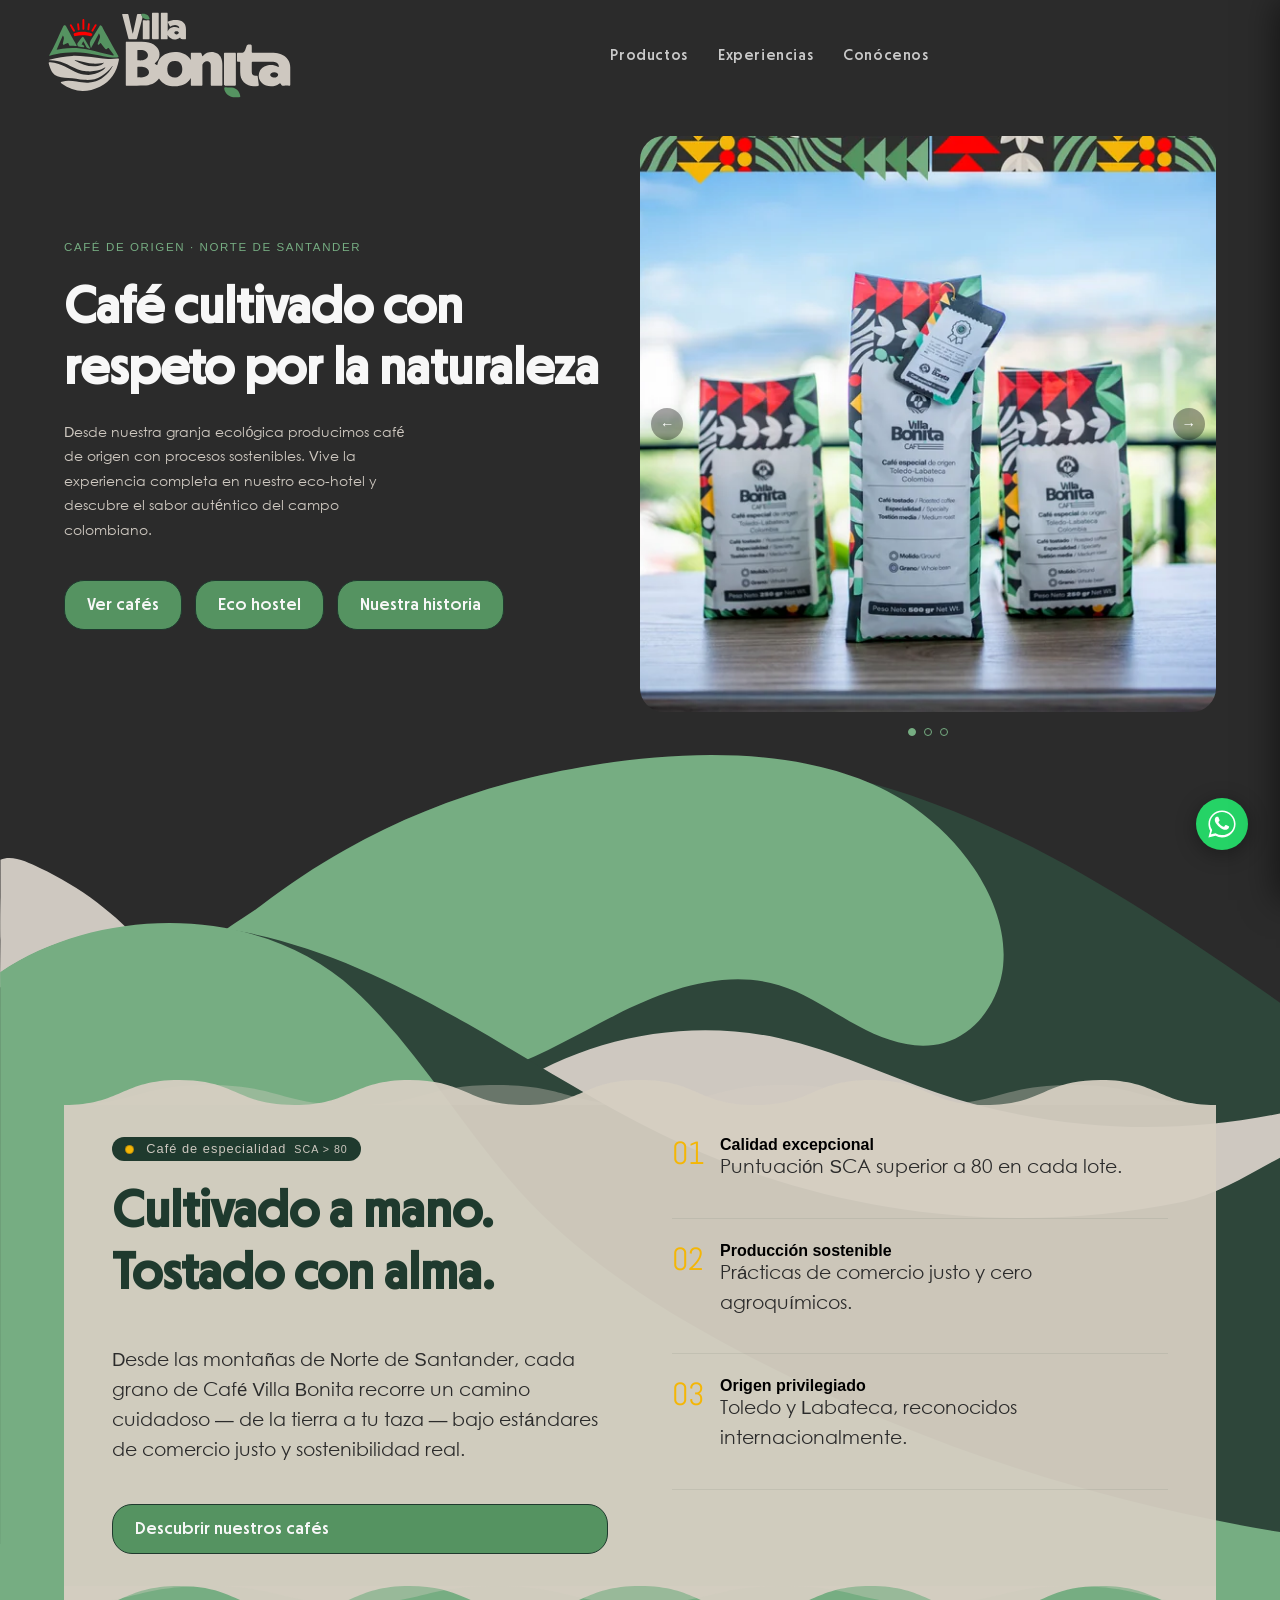
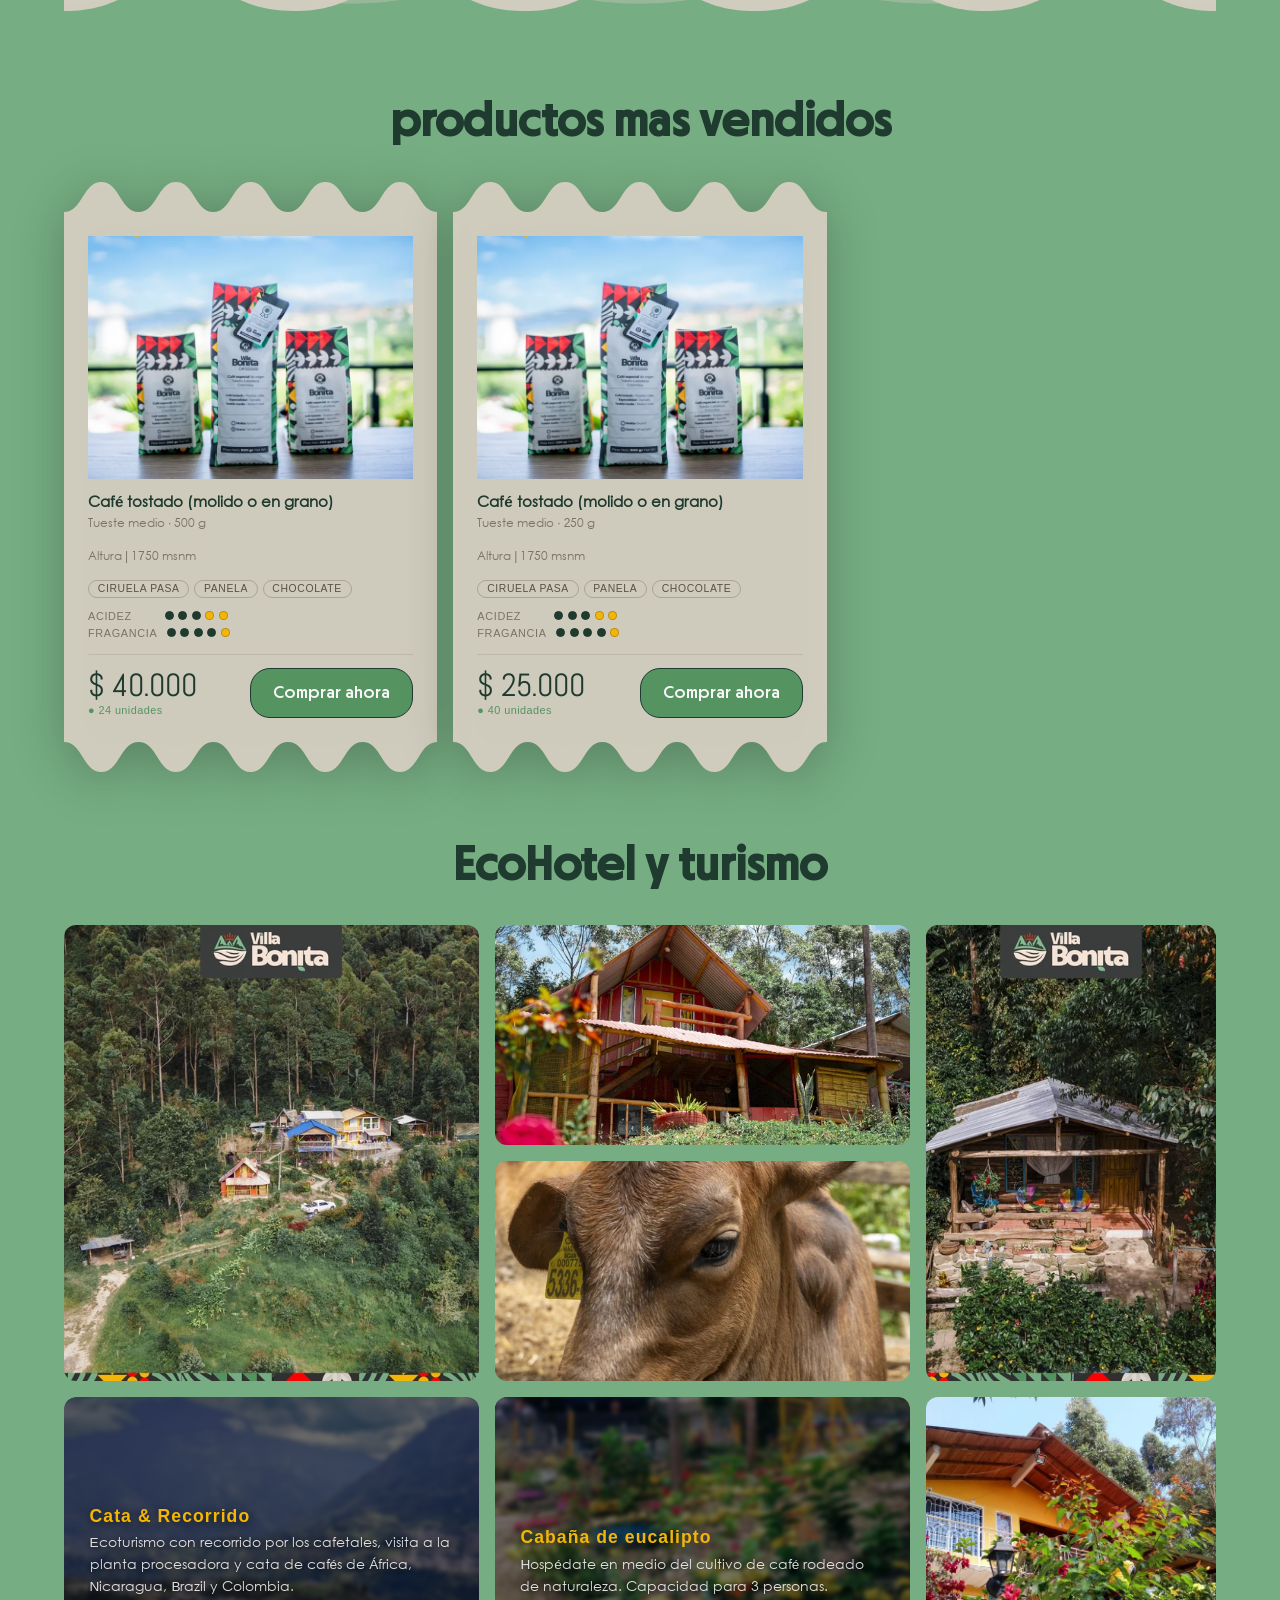
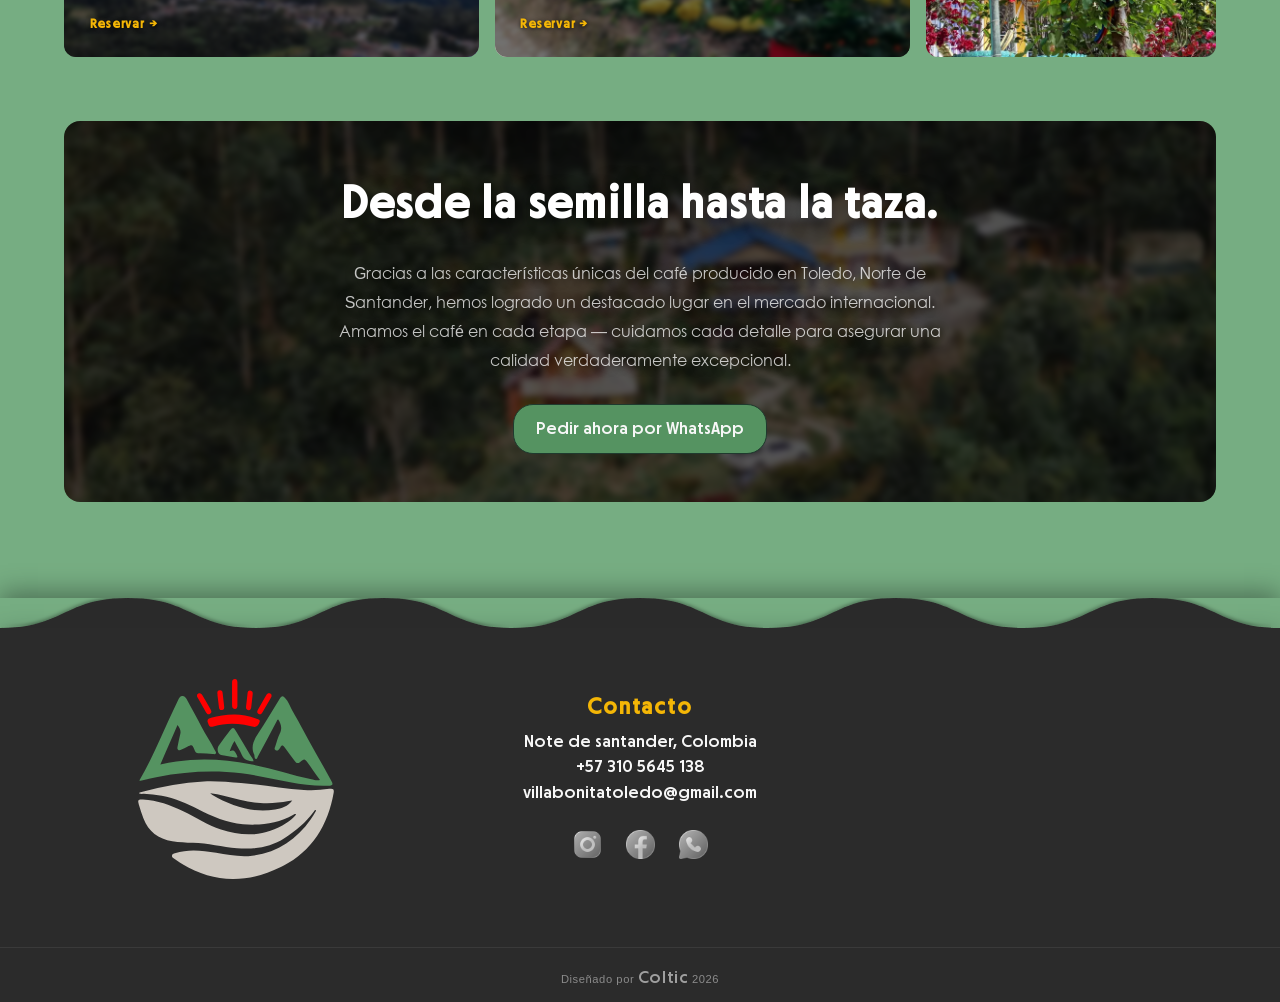
<file: index.html>
<!DOCTYPE html>
<html lang="es" dir="ltr">
<head>
  <meta charset="utf-8">

<link rel="preload" href="./static/fonts/niveau.woff2" as="font" type="font/woff2" crossorigin>
<link rel="preload" href="./static/fonts/CentGothWGL.woff2" as="font" type="font/woff2" crossorigin>


<link rel="preload" href="./static/images/cafes.webp" as="image">
<meta name="viewport" content="width=device-width, initial-scale=1.0">
<meta name="generator" content="Hugo 0.163.0">

<title>

  Café Villa Bonita — Café de especialidad, Toledo, Norte de Santander

</title>


<meta name="description" content="Café de especialidad de origen en Toledo, Norte de Santander. Cultivado a mano, tostado con alma. Compra online o vive la experiencia en nuestro eco-hotel.">
<meta name="keywords"    content="café de especialidad Colombia, café Toledo Norte de Santander, café de origen colombiano, ecohotel café, café artesanal, comprar café colombiano">
<meta name="robots"      content="index, follow">
<meta name="author"      content="Café Villa Bonita">
<link rel="canonical"    href="https://cafevillabonita.com/">


<meta name="geo.region"    content="CO-NSA">
<meta name="geo.placename" content="Toledo, Norte de Santander, Colombia">
<meta name="geo.position"  content="7.3016;-72.4616">
<meta name="ICBM"          content="7.3016, -72.4616">


<meta name="theme-color" content="#1F3A2E">


<link rel="icon" type="image/png" sizes="32x32" href="./static/favicon/favicon-32.png">
<link rel="icon" type="image/png" sizes="16x16" href="./static/favicon/favicon-16.png">
<link rel="apple-touch-icon" href="./static/favicon/apple-touch-icon.webp">


<meta property="og:type"        content="website">
<meta property="og:title"       content="Café Villa Bonita">
<meta property="og:description" content="Café de especialidad de origen en Toledo, Norte de Santander. Cultivado a mano, tostado con alma. Compra online o vive la experiencia en nuestro eco-hotel.">
<meta property="og:url"         content="https://cafevillabonita.com/">
<meta property="og:image"       content="https://cafevillabonita.com/static/images/og-default.jpg">
<meta property="og:locale"      content="es_CO">
<meta property="og:site_name"   content="Café Villa Bonita">


<meta name="twitter:card"        content="summary_large_image">
<meta name="twitter:title"       content="Café Villa Bonita">
<meta name="twitter:description" content="Café de especialidad de origen en Toledo, Norte de Santander. Cultivado a mano, tostado con alma. Compra online o vive la experiencia en nuestro eco-hotel.">
<meta name="twitter:image"       content="https://cafevillabonita.com/static/images/og-default.jpg">


<script type="application/ld+json">
{
  "@context": "https://schema.org",
  "@type": ["CafeOrCoffeeShop", "LocalBusiness"],
  "name": "Café Villa Bonita",
  "url": "https:\/\/cafevillabonita.com\/",
  "logo": "https:\/\/cafevillabonita.com\/static\/images\/logo.svg",
  "image": "https:\/\/cafevillabonita.com\/static\/images\/og-default.jpg",
  "description": "Café de especialidad de origen en Toledo, Norte de Santander. Cultivado a mano, tostado con alma. Compra online o vive la experiencia en nuestro eco-hotel.",
  "telephone": "\u002b573105645138",
  "priceRange": "$$",
  "servesCuisine": "Café de especialidad",
  "openingHours": "Mo-Sa 08:00-18:00",
  "address": {
    "@type": "PostalAddress",
    "addressLocality": "Toledo",
    "addressRegion": "Norte de Santander",
    "addressCountry": "CO"
  },
  "geo": {
    "@type": "GeoCoordinates",
    "latitude": 7.3016,
    "longitude": -72.4616
  },
  "areaServed": [
    { "@type": "City",  "name": "Toledo" },
    { "@type": "State", "name": "Norte de Santander" },
    { "@type": "Country", "name": "Colombia" }
  ],
  "sameAs": [
    "https:\/\/www.instagram.com\/granja_villabonita\/",
    "https:\/\/web.facebook.com\/cafeVillabonita\/"
  ]
}
</script>



  
  <link rel="stylesheet" href="./css/alt-card-nosotros.min.e0b9ff55c21d50f3d258c3853c9b932d518402a1f5eff3ce58d56b089b18047c.css" integrity="sha256-4Ln/VcIdUPPSWMOFPJuTLVGEAqH17/POWNVrCJsYBHw=">

  
  <link rel="stylesheet" href="./css/alt-card.min.a012defa12b18b58662d722059b4952487ee0917223257ab98ca5a580519e308.css" integrity="sha256-oBLe&#43;hKxi1hmLXIgWbSVJIfuCRciMlermMpaWAUZ4wg=">

  
  <link rel="stylesheet" href="./css/banner.min.e0e24f517480e88f0f3f50a0a17abdf6e18a5f39805a95d7f7ee9c7c6dac8bc4.css" integrity="sha256-4OJPUXSA6I8PP1CgoXq99uGKXzmAWpXX9&#43;6cfG2si8Q=">

  
  <link rel="stylesheet" href="./css/card.min.d6b584b9b9c04e47d03b76b246a98bdae28131eff5845961ef75f1557c51cffa.css" integrity="sha256-1rWEubnATkfQO3ayRqmL2uKBMe/1hFlh73XxVXxRz/o=">

  
  <link rel="stylesheet" href="./css/footer.min.906391706ce93cd4e720c618a661569cdaa478475c61340ffe6eda212d2fe94d.css" integrity="sha256-kGORcGzpPNTnIMYYpmFWnNqkeEdcYTQP/m7aIS0v6U0=">

  
  <link rel="stylesheet" href="./css/header.min.76fa149b9b3a6375299b50a03fbbb56c1b076fc9094013f809448774cabc92ca.css" integrity="sha256-dvoUm5s6Y3Upm1CgP7u1bBsHb8kJQBP4CUSHdMq8kso=">

  
  <link rel="stylesheet" href="./css/home.min.aaa405687995efbb6916f3501a01dbe8e4a07f8aebcb036dbd70e1a4f4a362ba.css" integrity="sha256-qqQFaHmV77tpFvNQGgHb6OSgf4rrywNtvXDhpPSjYro=">

  
  <link rel="stylesheet" href="./css/nosotros.min.40eb03f7939fa5b7edeab7a87f39a2e6185ba25d52245701ea2e74d8fcb923e8.css" integrity="sha256-QOsD95Ofpbft6reofzmi5hhbol1SJFcB6i502Py5I&#43;g=">

  
  <link rel="stylesheet" href="./css/restart.min.5102d65a7f0a45d109d95d8af718df1ff96231693887f4243d9b9991c1edf4e9.css" integrity="sha256-UQLWWn8KRdEJ2V2K9xjfH/liMWk4h/QkPZuZkcHt9Ok=">

  
  <link rel="stylesheet" href="./css/root.min.d21fa82b6e6858e2c30b446e4b81944c9ce66790e1b120f0b5f7b65f4b5e7a98.css" integrity="sha256-0h&#43;oK25oWOLDC0RuS4GUTJzmZ5DhsSDwtfe2X0teepg=">

  
  <link rel="stylesheet" href="./css/whatsapp-float.min.8521f24311cf33814926d7bed8f4a5bca4a9b67820bb1c57dd7717ab11493f27.css" integrity="sha256-hSHyQxHPM4FJJte&#43;2PSlvKSptngguxxX3XcXqxFJPyc=">




  
  <script src="./js/banner.min.6a652b610ddb3454fb241939c4e514601fd6c117266f40dca413f36205f9b423.js" integrity="sha256-amUrYQ3bNFT7JBk5xOUUYB/WwRcmb0DcpBPzYgX5tCM=" defer></script>

  
  <script src="./js/header.min.4afda7f44153129c2d91d35d87b248793e9e0d000b89fb94a30e86420f507248.js" integrity="sha256-Sv2n9EFTEpwtkdNdh7JIeT6eDQALifuUow6GQg9Qckg=" defer></script>

  
  <script src="./js/home.min.8e2a29675c276ba2102e108d6114a845d490e4ecd2ea2f1e277e138c7b357ca5.js" integrity="sha256-jiopZ1wna6IQLhCNYRSoRdSQ5OzS6i8eJ34TjHs1fKU=" defer></script>

</head>
<body>
  <header>
    <div class="header-container">

  <a class="logo-container" href="./">
    <img class="logo" src="./static/images/logo.svg" alt="Logo cafe villa bonita">
  </a>

  <nav>
    <ul>
      <li><a href="./#productos">Productos</a></li>
      <li><a href="./#experiencias">Experiencias</a></li>
      <li><a href="./nosotros">Conócenos</a></li>
    </ul>
  </nav>

  <div class="header-actions">
    <div class="hamburger-menu" id="hamburger-btn">
      <img src="./static/images/hamburger-menu.svg" alt="menu hamburguesa">
    </div>
  </div>
</div>


<div class="drawer-overlay" id="drawer-overlay"></div>
<div class="drawer" id="drawer">
  <button class="drawer-close" id="drawer-close">✕</button>
  <nav class="drawer-nav">
    <ul>
      <li><a href="./#productos" class="drawer-link">Productos</a></li>
      <li><a href="./#experiencias" class="drawer-link">Experiencias</a></li>
      <li><a href="./nosotros" class="drawer-link">Conócenos</a></li>
    </ul>
  </nav>
</div>
  </header>
  <main>
    

<section class="section-one">
  <div class="banner" id="banner">

  <div class="banner-content">
    <span class="banner-tag">Café de origen · Norte de Santander</span>
    <h1>Café cultivado con respeto por la naturaleza</h1>
    <p class="banner-description">
      Desde nuestra granja ecológica producimos café de origen con procesos
      sostenibles. Vive la experiencia completa en nuestro eco-hotel y
      descubre el sabor auténtico del campo colombiano.
    </p>
    <div class="banner-actions">
      <a href="#productos" class="button-1">Ver cafés</a>
      <a href="#experiencias" class="button-1">Eco hostel</a>
      <a href="./nosotros" class="button-1">Nuestra historia</a>
    </div>
  </div>

  <div class="banner-image">
    <div class="kit-image">
      <div class="kit-frame">
        <button class="kit-prev">&#8592;</button>
        <img src="static/images/cafes.webp" alt="Café artesanal Villa Bonita" fetchpriority="high">
        <button class="kit-next">&#8594;</button>
      </div>
      <div class="dots-image"></div>
    </div>
  </div>

</div>

  <div class="reference">
    <img src="static/images/main2.svg" alt="">
    <div class="generic-container">
      <div class="feature" id="reference-displacement-1">

  
  <svg class="wave" viewBox="0 0 400 24" preserveAspectRatio="none">
    <path d="M0,24 C25,24 25,8 50,8 C75,8 75,24 100,24 C125,24 125,8 150,8 C175,8 175,24 200,24 C225,24 225,8 250,8 C275,8 275,24 300,24 C325,24 325,8 350,8 C375,8 375,24 400,24 L0,24 Z" fill="rgba(214,207,194,0.35)"/>
    <path d="M0,24 C20,24 20,4 40,4 C60,4 60,24 80,24 C100,24 100,4 120,4 C140,4 140,24 160,24 C180,24 180,4 200,4 C220,4 220,24 240,24 C260,24 260,4 280,4 C300,4 300,24 320,24 C340,24 340,4 360,4 C380,4 380,24 400,24 L0,24 Z" fill="rgba(214,207,194,0.94)"/>
  </svg>

  <div class="content">

    <div class="intro">

      <span class="badge">
        <span class="dot"></span>
        Café de especialidad
        <small>SCA > 80</small>
      </span>

      <h2>
        Cultivado a mano.<br>
        Tostado con alma.
      </h2>

      <p>
        Desde las montañas de Norte de Santander, cada grano de Café Villa Bonita
        recorre un camino cuidadoso — de la tierra a tu taza — bajo estándares
        de comercio justo y sostenibilidad real.
      </p>

      <a href="#" class="button-1">
        Descubrir nuestros cafés
      </a>

    </div>

    <div class="list">

      <div>
        <span>01</span>
        <div>
          <strong>Calidad excepcional</strong>
          <p>Puntuación SCA superior a 80 en cada lote.</p>
        </div>
      </div>

      <div>
        <span>02</span>
        <div>
          <strong>Producción sostenible</strong>
          <p>Prácticas de comercio justo y cero agroquímicos.</p>
        </div>
      </div>

      <div>
        <span>03</span>
        <div>
          <strong>Origen privilegiado</strong>
          <p>Toledo y Labateca, reconocidos internacionalmente.</p>
        </div>
      </div>

    </div>

  </div>

  
  <svg class="wave" viewBox="0 0 400 24" preserveAspectRatio="none">
    <path d="M0,0 L0,20 C20,20 20,0 40,0 C60,0 60,20 80,20 C100,20 100,0 120,0 C140,0 140,20 160,20 C180,20 180,0 200,0 C220,0 220,20 240,20 C260,20 260,0 280,0 C300,0 300,20 320,20 C340,20 340,0 360,0 C380,0 380,20 400,20 L400,0 Z" fill="rgba(214,207,194,0.94)"/>
    <path d="M0,0 L0,14 C25,14 25,0 50,0 C75,0 75,14 100,14 C125,14 125,0 150,0 C175,0 175,14 200,14 C225,14 225,0 250,0 C275,0 275,14 300,14 C325,14 325,0 350,0 C375,0 375,14 400,14 L400,0 Z" fill="rgba(214,207,194,0.35)"/>
  </svg>

</div>
    </div>
  </div>
</section>

<section class="section-two">

  <div class="green-container" id="reference-displacement-2">
    <div id="productos">
      <h2>productos mas vendidos</h2>
      <div class="gridx3">
              <div class="card">
        <svg class="wave" xmlns="http://www.w3.org/2000/svg" viewBox="0 0 200 12" preserveAspectRatio="none">
          <path d="M0,12 C10,12 10,0 20,0 C30,0 30,12 40,12 C50,12 50,0 60,0 C70,0 70,12 80,12 C90,12 90,0 100,0 C110,0 110,12 120,12 C130,12 130,0 140,0 C150,0 150,12 160,12 C170,12 170,0 180,0 C190,0 190,12 200,12 L200,12 L0,12 Z" fill="rgba(214,207,194,0.94)"/>
        </svg>
        <div class="card-body">
          <img class="prod-img" src="./static/images/cafes.webp" alt="Cafe villa bonita logo">
          <h3>Café tostado (molido o en grano)</h3>
          <p class="prod-sub">Tueste medio · 500 g</p>
          <p class="prod-sub">Altura | 1750 msnm</p>

          <div class="sabores">
            <span>Ciruela pasa</span><span>Panela</span><span>Chocolate</span>
          </div>
          <div class="indicadores">
            <div class="ind-row">
              <span>Acidez</span>
              <div><span class="dot on"></span><span class="dot on"></span><span class="dot on"></span><span class="dot"></span><span class="dot"></span></div>
            </div>
            <div class="ind-row">
              <span>Fragancia</span>
              <div><span class="dot on"></span><span class="dot on"></span><span class="dot on"></span><span class="dot on"></span><span class="dot"></span></div>
            </div>
          </div>
          <div class="prod-footer">
            <div>
              <span class="precio">$ 40.000</span>
              <span class="stock">● 24 unidades</span>
            </div>
            <a href="https://api.whatsapp.com/send?phone=573105645138&text=Buen%20día,%20estoy%20interesado%20en%20el%20café%20tostado%20de%20su%20finca,%20presentación%20de%20500gr.%20¿Podrían%20darme%20más%20información?%20☕" target="_blank" class="button-1">
              Comprar ahora
            </a>
          </div>
        </div>
        <svg class="wave" xmlns="http://www.w3.org/2000/svg" viewBox="0 0 200 12" preserveAspectRatio="none">
          <path transform="scale(1,-1) translate(0,-12)" d="M0,12 C10,12 10,0 20,0 C30,0 30,12 40,12 C50,12 50,0 60,0 C70,0 70,12 80,12 C90,12 90,0 100,0 C110,0 110,12 120,12 C130,12 130,0 140,0 C150,0 150,12 160,12 C170,12 170,0 180,0 C190,0 190,12 200,12 L200,12 L0,12 Z" fill="rgba(214,207,194,0.94)"/>
        </svg>
      </div>

            <div class="card">
        <svg class="wave" xmlns="http://www.w3.org/2000/svg" viewBox="0 0 200 12" preserveAspectRatio="none">
          <path d="M0,12 C10,12 10,0 20,0 C30,0 30,12 40,12 C50,12 50,0 60,0 C70,0 70,12 80,12 C90,12 90,0 100,0 C110,0 110,12 120,12 C130,12 130,0 140,0 C150,0 150,12 160,12 C170,12 170,0 180,0 C190,0 190,12 200,12 L200,12 L0,12 Z" fill="rgba(214,207,194,0.94)"/>
        </svg>
        <div class="card-body">
          <img class="prod-img" src="./static/images/cafes.webp" alt="Cafe villa bonita logo">
          <h3>Café tostado (molido o en grano)</h3>
          <p class="prod-sub">Tueste medio · 250 g</p>
          <p class="prod-sub">Altura | 1750 msnm</p>

          <div class="sabores">
            <span>Ciruela pasa</span><span>Panela</span><span>Chocolate</span>
          </div>
          <div class="indicadores">
            <div class="ind-row">
              <span>Acidez</span>
              <div><span class="dot on"></span><span class="dot on"></span><span class="dot on"></span><span class="dot"></span><span class="dot"></span></div>
            </div>
            <div class="ind-row">
              <span>Fragancia</span>
              <div><span class="dot on"></span><span class="dot on"></span><span class="dot on"></span><span class="dot on"></span><span class="dot"></span></div>
            </div>
          </div>
          <div class="prod-footer">
            <div>
              <span class="precio">$ 25.000</span>
              <span class="stock">● 40 unidades</span>
            </div>
            <a href="https://api.whatsapp.com/send?phone=573105645138&text=Buen%20día,%20estoy%20interesado%20en%20el%20café%20tostado%20de%20su%20finca,%20presentación%20de%20500gr.%20¿Podrían%20darme%20más%20información?%20☕" target="_blank" class="button-1">
              Comprar ahora
            </a>
          </div>
        </div>
        <svg class="wave" xmlns="http://www.w3.org/2000/svg" viewBox="0 0 200 12" preserveAspectRatio="none">
          <path transform="scale(1,-1) translate(0,-12)" d="M0,12 C10,12 10,0 20,0 C30,0 30,12 40,12 C50,12 50,0 60,0 C70,0 70,12 80,12 C90,12 90,0 100,0 C110,0 110,12 120,12 C130,12 130,0 140,0 C150,0 150,12 160,12 C170,12 170,0 180,0 C190,0 190,12 200,12 L200,12 L0,12 Z" fill="rgba(214,207,194,0.94)"/>
        </svg>
      </div>



      </div>
    </div>

    <div id="experiencias">
      <h2>EcoHotel y turismo</h2>

      <div class="mosaic">

        <img src="static/images/hotel1.webp" class="m1" alt="Cafetales Villa Bonita" loading="lazy">
        <img src="static/images/hotel2.webp" class="m2" alt="Cabaña de eucalipto" loading="lazy">
        <img src="static/images/hotel3.webp" class="m3" alt="Planta procesadora" loading="lazy">

        <div class="mosaic-text">

          <div class="mosaic-exp">
            <div class="exp-bg" style="background-image:url('static/images/hotel5.webp')"></div>
            <div class="exp-content">
              <strong>Cata & Recorrido</strong>
              <p>Ecoturismo con recorrido por los cafetales, visita a la planta procesadora y cata de cafés de África, Nicaragua, Brazil y Colombia.</p>
              <a href="https://api.whatsapp.com/send?phone=573105645138&text=Hola,%20me%20gustaría%20reservar%20una%20Cata%20y%20Recorrido%20en%20Villa%20Bonita.%20☕" target="_blank" rel="noopener" class="exp-cta">Reservar →</a>
            </div>
          </div>

          <div class="mosaic-exp">
            <div class="exp-bg" style="background-image:url('static/images/hotel6.webp')"></div>
            <div class="exp-content">
              <strong>Cabaña de eucalipto</strong>
              <p>Hospédate en medio del cultivo de café rodeado de naturaleza. Capacidad para 3 personas.</p>
              <a href="https://api.whatsapp.com/send?phone=573105645138&text=Hola,%20me%20gustaría%20reservar%20la%20Cabaña%20de%20eucalipto%20en%20Villa%20Bonita.%20🌿" target="_blank" rel="noopener" class="exp-cta">Reservar →</a>
            </div>
          </div>

        </div>

        <img src="static/images/hotel4.webp" class="m4" alt="" loading="lazy">
        <img src="static/images/hotel5.webp" class="m5" alt="" loading="lazy">
        <img src="static/images/hotel6.webp" class="m6" alt="" loading="lazy">
        <img src="static/images/hotel7.webp" class="m7" alt="" loading="lazy">

      </div>
    </div>

    <div class="closing-statement">
      <div class="closing-bg" style="background-image:url('static/images/hotel1.webp')"></div>
      <div class="closing-inner">
        <p class="closing-big">Desde la semilla hasta la taza.</p>
        <p class="closing-sub">Gracias a las características únicas del café producido en Toledo, Norte de Santander, hemos logrado un destacado lugar en el mercado internacional. Amamos el café en cada etapa — cuidamos cada detalle para asegurar una calidad verdaderamente excepcional.</p>
        <a href="https://api.whatsapp.com/send?phone=573105645138&text=Buen%20día,%20vengo%20del%20sitio%20web%20y%20me%20gustaría%20hacer%20un%20pedido.%20☕" target="_blank" rel="noopener" class="button-1 btn-closing">Pedir ahora por WhatsApp</a>
      </div>
    </div>

  </div>

</section>

  </main>
  <footer>
    <div class="footer-wrapper">

<svg class="wave" xmlns="http://www.w3.org/2000/svg" viewBox="0 0 200 12" preserveAspectRatio="none">
  <defs>
    <filter id="waveShadow" x="-20%" y="-50%" width="140%" height="200%">
      <feDropShadow dx="0" dy="-0.6" stdDeviation="0.6" flood-color="black" flood-opacity="0.35"/>
    </filter>
  </defs>
  <path 
    d="M0,12 C10,12 10,0 20,0 C30,0 30,12 40,12 C50,12 50,0 60,0 C70,0 70,12 80,12 C90,12 90,0 100,0 C110,0 110,12 120,12 C130,12 130,0 140,0 C150,0 150,12 160,12 C170,12 170,0 180,0 C190,0 190,12 200,12 L200,12 L0,12 Z"
    fill="rgba(43,43,43)"
    filter="url(#waveShadow)"
  />
</svg>

<div class="footer">
    <div class="footer-container">
        <div class="footer-brand">
            <a href="./">
                <img src="./static/images/logo-mini.svg" alt="Cafe villa bonita logo">
            </a>
        </div>
        <div class="footer-contact">
            <div class="more-info">
                <h3>Contacto</h3>
                <ul class="contact-list">
                    <li>Note de santander, Colombia</li>
                    <li>+57 310 5645 138</li>
                    <li>villabonitatoledo@gmail.com</li>
                </ul>
            </div>
            <div class="social-network">
                <a href="https://www.instagram.com/granja_villabonita/?hl=es-la" target="_blank">
                    <img src="./static/images/instagram.webp" alt="Instagram">
                </a>
                <a href="https://web.facebook.com/cafeVillabonita/?locale=es_LA&_rdc=1&_rdr#" target="_blank">
                    <img src="./static/images/facebook.webp" alt="LinkedIn">
                </a>
                <a href="https://api.whatsapp.com/send?phone=573105645138&text=Buen%20día,%20vengo%20del%20sitio%20web%20y%20quisiera%20recibir%20más%20información%20sobre%20sus%20productos%20de%20café.%20☕" target="_blank">
                    <img src="./static/images/whatsapp.webp" alt="Whatsapp">
                </a>
            </div>
        </div>
        <div class="footer-maps">
            <iframe 
                src="https://www.google.com/maps/embed?pb=!1m18!1m12!1m3!1d3957.464409451192!2d-72.4615962520603!3d7.301605736949789!2m3!1f0!2f0!3f0!3m2!1i1024!2i768!4f13.1!3m3!1m2!1s0x8e689b80496dd65d%3A0x60ef6990eabd47de!2sCAFE%20VILLA%20CELINA%20SAS%20-%20Productora%2C%20procesadora%20y%20comercializadora%20de%20Caf%C3%A9.!5e0!3m2!1ses!2sco!4v1774095635940!5m2!1ses!2sco" 
                loading="lazy" 
                referrerpolicy="no-referrer-when-downgrade">
            </iframe>
        </div>
    </div>
    <div class="footer-credits">
        Diseñado por 
        <a href="https://coltic.site" target="_blank" rel="noopener">Coltic</a> 
        2026
    </div>
</div>

</div>

  </footer>
  <a class="whatsapp-float"
   href="https://api.whatsapp.com/send?phone=573105645138&text=Buen%20día,%20vengo%20del%20sitio%20web%20y%20me%20gustaría%20recibir%20información%20sobre%20sus%20cafés%20disponibles.%20☕"
   target="_blank"
   rel="noopener noreferrer"
   aria-label="Habla con un asesor por WhatsApp">
  <span class="whatsapp-float__icon">
    <svg xmlns="http://www.w3.org/2000/svg" viewBox="0 0 32 32" fill="white" width="28" height="28">
      <path d="M16 .5C7.44.5.5 7.44.5 16c0 2.76.72 5.36 1.98 7.62L.5 31.5l8.1-2.12A15.44 15.44 0 0016 31.5C24.56 31.5 31.5 24.56 31.5 16S24.56.5 16 .5zm0 28.2a13.6 13.6 0 01-6.93-1.9l-.5-.3-5.16 1.35 1.38-5.02-.33-.52A13.6 13.6 0 012.3 16C2.3 8.44 8.44 2.3 16 2.3S29.7 8.44 29.7 16 23.56 28.7 16 28.7zm7.47-10.18c-.41-.2-2.42-1.19-2.8-1.33-.37-.13-.64-.2-.91.21-.27.4-1.05 1.33-1.28 1.6-.24.28-.47.31-.88.1-.41-.2-1.73-.64-3.3-2.04-1.22-1.09-2.04-2.44-2.28-2.85-.24-.41-.03-.63.18-.84.18-.18.41-.47.61-.7.2-.24.27-.4.4-.68.14-.27.07-.51-.03-.7-.1-.2-.91-2.2-1.25-3.01-.33-.8-.66-.69-.91-.7h-.78c-.27 0-.7.1-1.07.51-.37.4-1.4 1.37-1.4 3.33s1.43 3.87 1.63 4.14c.2.27 2.82 4.3 6.83 6.03.96.41 1.7.66 2.28.84.96.3 1.83.26 2.52.16.77-.12 2.42-.99 2.76-1.94.34-.96.34-1.78.24-1.95-.1-.17-.37-.27-.78-.47z"/>
    </svg>
  </span>
  <span class="whatsapp-float__label">Habla con un asesor</span>
</a>
</body>
</html>
</file>
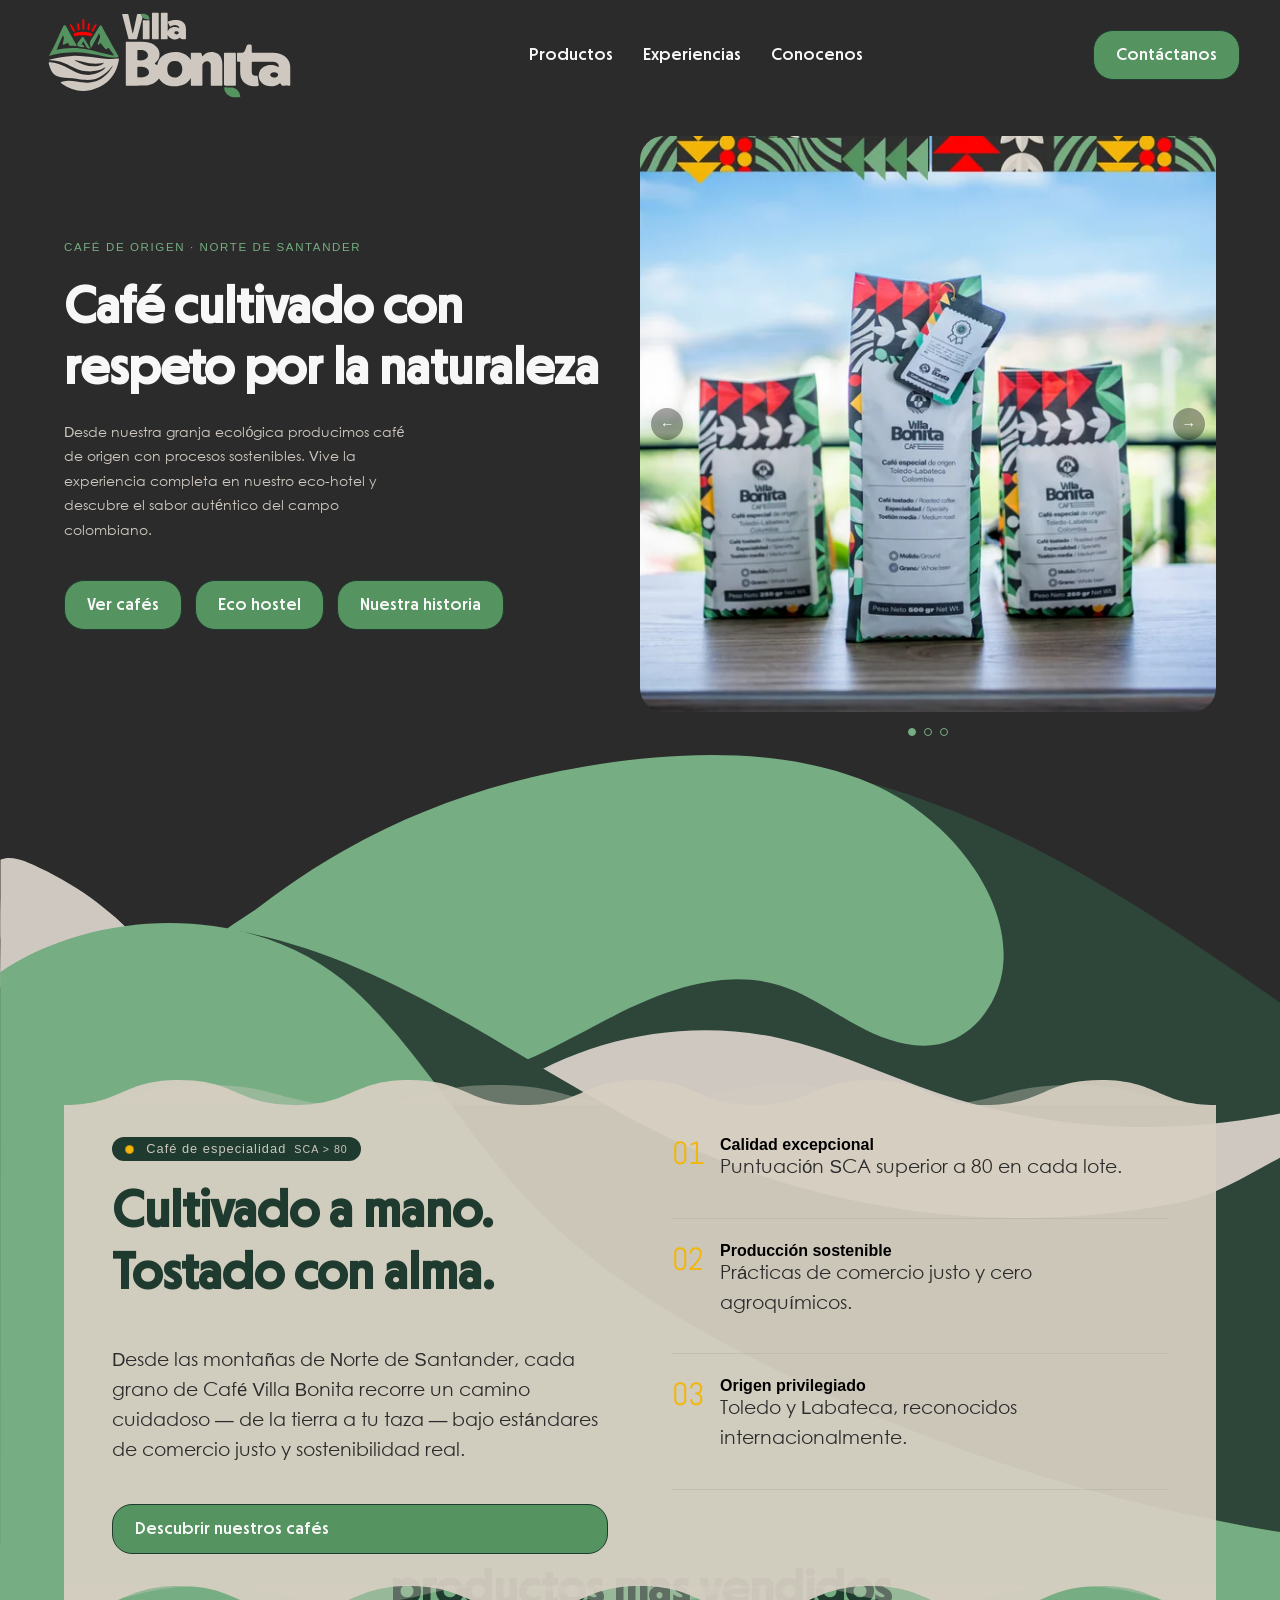
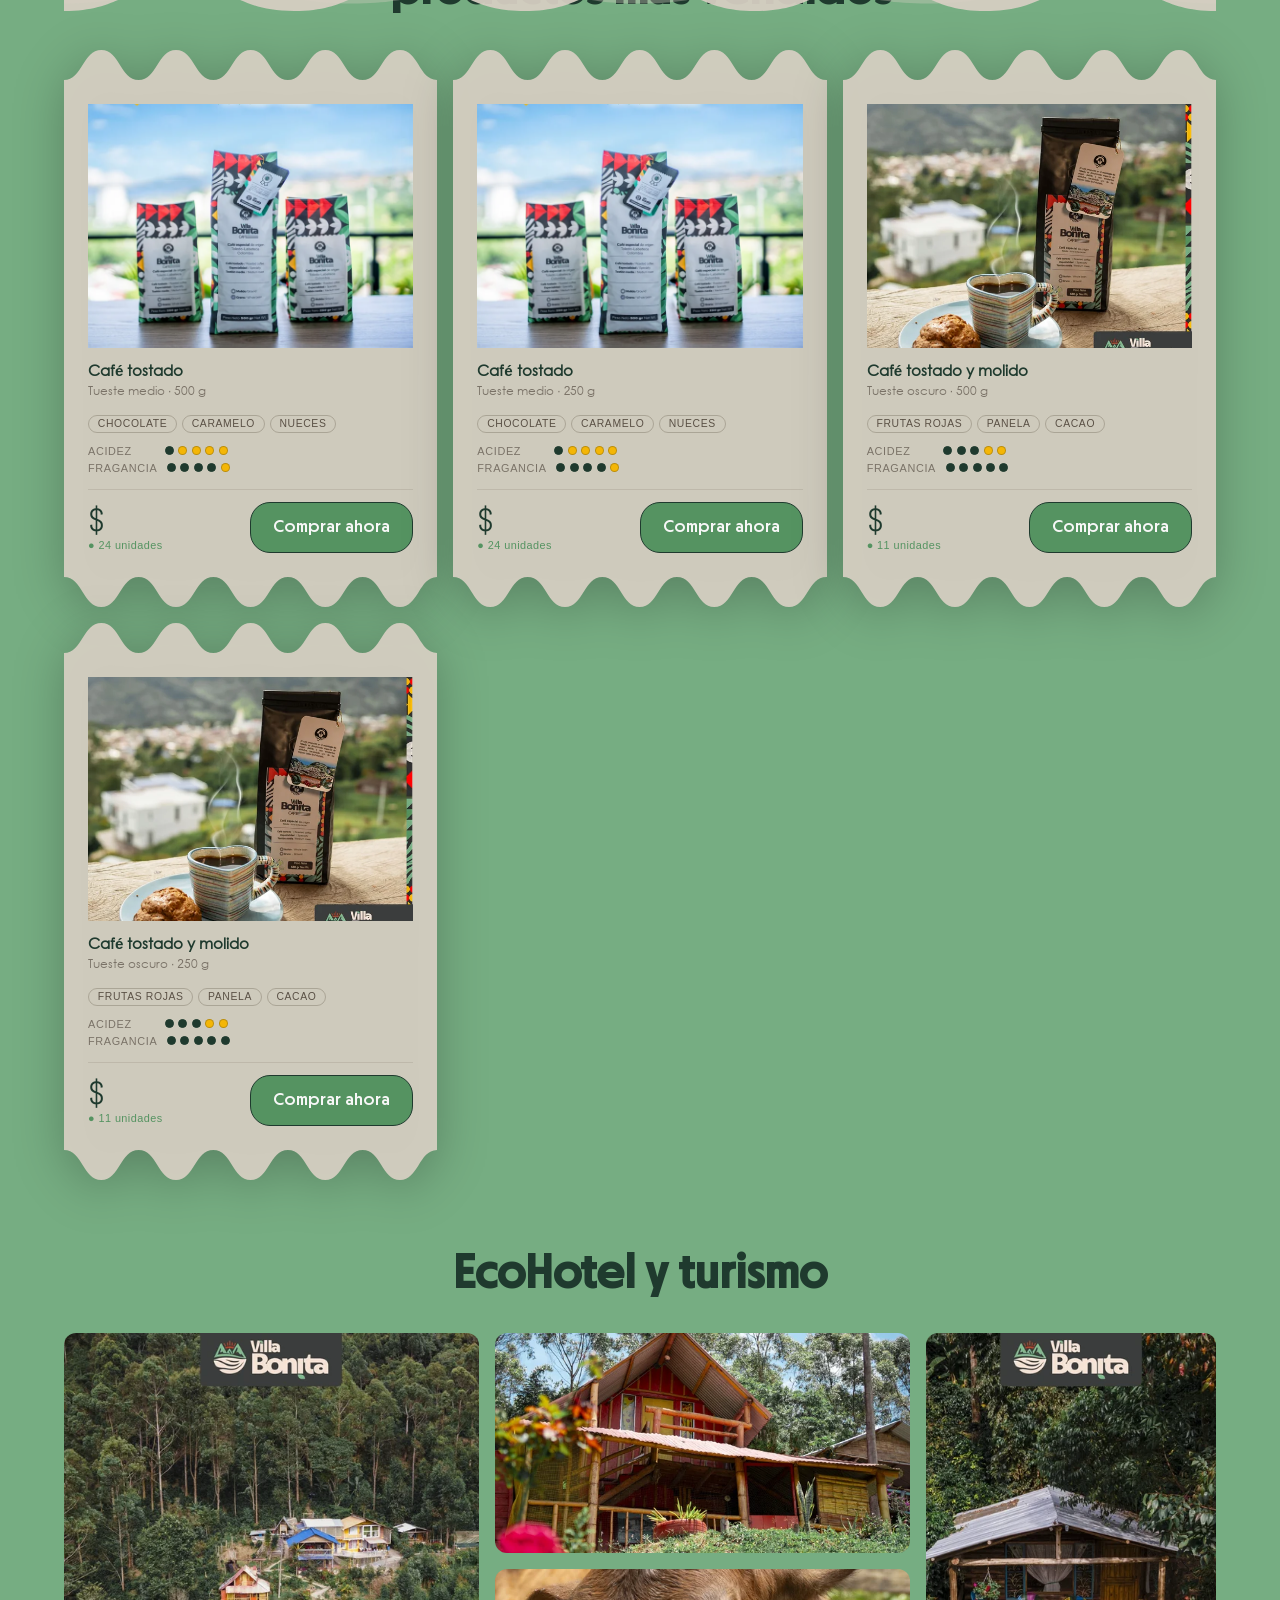
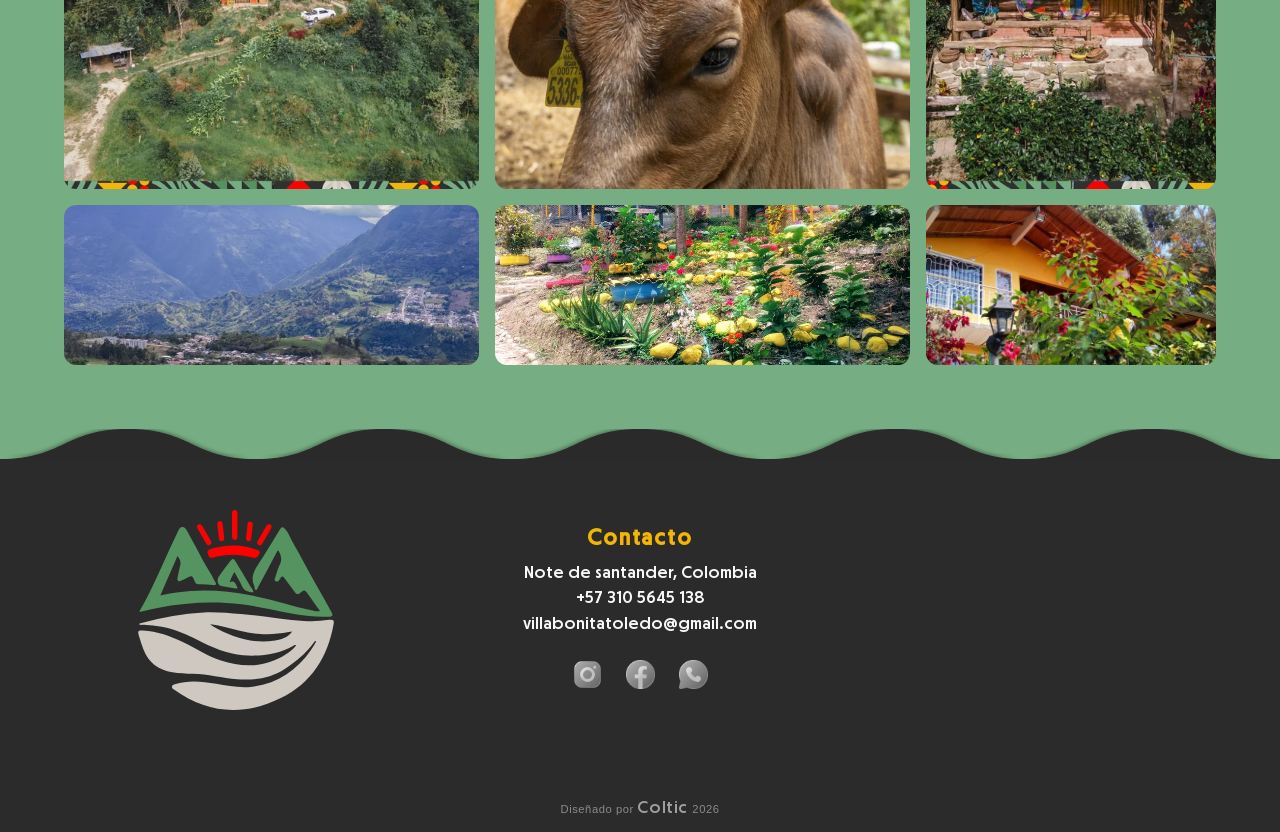
<file: Documentos/sitios web/villa bonita/public/index.html>
<!DOCTYPE html>
<html lang="es" dir="ltr">
<head>
  <meta charset="utf-8">
<meta name="viewport" content="width=device-width, initial-scale=1.0">
<meta name="generator" content="Hugo 0.157.0">

<title>

  Cafe villa bonita

</title>


<meta name="description" content="Café especial, ambiente acogedor y productos artesanales para disfrutar en cualquier momento del día.">
<meta name="robots" content="index,follow">
<link rel="canonical" href="https://cafevillabonita.com/">


<meta name="theme-color" content="#1F3A2E">


<link rel="icon" type="image/png" sizes="32x32" href="./static/images/favicon-32.png">
<link rel="icon" type="image/png" sizes="16x16" href="./static/images/favicon-16.png">
<link rel="apple-touch-icon" href="./static/images/apple-touch-icon.png">


<meta property="og:title" content="Cafe villa bonita">
<meta property="og:description" content="Café especial, ambiente acogedor y productos artesanales para disfrutar en cualquier momento del día.">
<meta property="og:type" content="website">
<meta property="og:url" content="https://cafevillabonita.com/">
<meta property="og:image" content="https://cafevillabonita.com/static/images/og-default.jpg">


<meta name="twitter:card" content="summary_large_image">
<meta name="twitter:title" content="Cafe villa bonita">
<meta name="twitter:description" content="Café especial, ambiente acogedor y productos artesanales para disfrutar en cualquier momento del día.">
<meta name="twitter:image" content="https://cafevillabonita.com/static/images/og-default.jpg">


<script type="application/ld+json">
{
  "@context": "https://schema.org",
  "@type": "CafeOrCoffeeShop",
  "name": "Cafe villa bonita",
  "url": "https:\/\/cafevillabonita.com\/",
  "image": "https:\/\/cafevillabonita.com\/static\/images\/og-default.jpg",
  "telephone": "+573105645138",
  "priceRange": "$$",
  "servesCuisine": "Coffee",
  "address": {
    "@type": "PostalAddress",
    "addressLocality": "Cucuta",
    "addressRegion": "Norte de Santander",
    "addressCountry": "CO"
  },
  "areaServed": [
    "Cucuta",
    "Norte de Santander",
    "Colombia"
  ]
}
</script>



  
  <link rel="stylesheet" href="./css/alt-card.min.a012defa12b18b58662d722059b4952487ee0917223257ab98ca5a580519e308.css" integrity="sha256-oBLe&#43;hKxi1hmLXIgWbSVJIfuCRciMlermMpaWAUZ4wg=">

  
  <link rel="stylesheet" href="./css/banner.min.e0e24f517480e88f0f3f50a0a17abdf6e18a5f39805a95d7f7ee9c7c6dac8bc4.css" integrity="sha256-4OJPUXSA6I8PP1CgoXq99uGKXzmAWpXX9&#43;6cfG2si8Q=">

  
  <link rel="stylesheet" href="./css/card.min.d6b584b9b9c04e47d03b76b246a98bdae28131eff5845961ef75f1557c51cffa.css" integrity="sha256-1rWEubnATkfQO3ayRqmL2uKBMe/1hFlh73XxVXxRz/o=">

  
  <link rel="stylesheet" href="./css/footer.min.29cb4e42a7b5dec252976cb18be2ce0b7f6b639f0d82585fdea64a188256b7c9.css" integrity="sha256-KctOQqe13sJSl2yxi&#43;LOC39rY58Nglhf3qZKGIJWt8k=">

  
  <link rel="stylesheet" href="./css/header.min.36bcc798c3d86fb03c3615e25098a27baa8a8456508c315156cdad4939959563.css" integrity="sha256-NrzHmMPYb7A8NhXiUJiie6qKhFZQjDFRVs2tSTmVlWM=">

  
  <link rel="stylesheet" href="./css/home.min.67922151bb4ff5b7c43681636db0307bfc1415998c8520df4e1786a980375f37.css" integrity="sha256-Z5IhUbtP9bfENoFjbbAwe/wUFZmMhSDfTheGqYA3Xzc=">

  
  <link rel="stylesheet" href="./css/restart.min.5102d65a7f0a45d109d95d8af718df1ff96231693887f4243d9b9991c1edf4e9.css" integrity="sha256-UQLWWn8KRdEJ2V2K9xjfH/liMWk4h/QkPZuZkcHt9Ok=">

  
  <link rel="stylesheet" href="./css/root.min.d21fa82b6e6858e2c30b446e4b81944c9ce66790e1b120f0b5f7b65f4b5e7a98.css" integrity="sha256-0h&#43;oK25oWOLDC0RuS4GUTJzmZ5DhsSDwtfe2X0teepg=">




  
  <script src="./js/banner.min.9e2eaf1ab714903c343801140e72af5b3b07ce07e80082640d0bd305f63f912d.js" integrity="sha256-ni6vGrcUkDw0OAEUDnKvWzsHzgfoAIJkDQvTBfY/kS0=" defer></script>

  
  <script src="./js/header.min.6330fa9fc727d189b3942878f86609aa360cfb8bf757b4e4c9fa80f1ad1ecf9c.js" integrity="sha256-YzD6n8cn0YmzlCh4&#43;GYJqjYM&#43;4v3V7TkyfqA8a0ez5w=" defer></script>

  
  <script src="./js/home.min.dd20b974a887bbfc6c14af3d4c9d865d4722e168c89e0148416336201d9dabe5.js" integrity="sha256-3SC5dKiHu/xsFK89TJ2GXUci4WjIngFIQWM2IB2dq&#43;U=" defer></script>

</head>
<body>
  <header>
    <div class="header-container">

  <a class="logo-container" href="./">
    <img class="logo" src="./static/images/logo.svg" alt="Logo cafe villa bonita">
  </a>

  <nav>
    <ul>
      <li>
        <a href="#productos">
          Productos
        </a>
      </li>
      <li>Experiencias</li>
      <li>Conocenos</li>
    </ul>
  </nav>

  <div class="header-actions">
    <a class="button-1" href="https://api.whatsapp.com/send?phone=3105645138&text=Buen%20día,%20vengo%20del%20sitio%20web%20y%20me%20gustaría%20recibir%20información%20sobre%20sus%20cafés%20disponibles.%20☕" target="_blank">
      Contáctanos
    </a>

    <div class="hamburger-menu">
      <img src="./static/images/hamburger-menu.svg" alt="menu hamburguesa">
    </div>

  </div>
</div>
  </header>
  <main>
    

<section class="section-one">
  <div class="banner" id="banner">

  <div class="banner-content">
    <span class="banner-tag">Café de origen · Norte de Santander</span>
    <h1>Café cultivado con respeto por la naturaleza</h1>
    <p class="banner-description">
      Desde nuestra granja ecológica producimos café de origen con procesos
      sostenibles. Vive la experiencia completa en nuestro eco-hotel y
      descubre el sabor auténtico del campo colombiano.
    </p>
    <div class="banner-actions">
      <a href="#" class="button-1">Ver cafés</a>
      <a href="#" class="button-1">Eco hostel</a>
      <a href="#" class="button-1">Nuestra historia</a>
    </div>
  </div>

  <div class="banner-image">
    <div class="kit-image">
      <div class="kit-frame">
        <button class="kit-prev">&#8592;</button>
        <img src="static/images/cafes.webp" alt="Café artesanal">
        <button class="kit-next">&#8594;</button>
      </div>
      <div class="dots-image"></div>
    </div>
  </div>

</div>


  <div class="reference">
    <img src="static/images/main2.svg" alt="">

    <div class="generic-container">
      <div class="feature" id="reference-displacement-1">

  
  <svg class="wave" viewBox="0 0 400 24" preserveAspectRatio="none">
    <path d="M0,24 C25,24 25,8 50,8 C75,8 75,24 100,24 C125,24 125,8 150,8 C175,8 175,24 200,24 C225,24 225,8 250,8 C275,8 275,24 300,24 C325,24 325,8 350,8 C375,8 375,24 400,24 L0,24 Z" fill="rgba(214,207,194,0.35)"/>
    <path d="M0,24 C20,24 20,4 40,4 C60,4 60,24 80,24 C100,24 100,4 120,4 C140,4 140,24 160,24 C180,24 180,4 200,4 C220,4 220,24 240,24 C260,24 260,4 280,4 C300,4 300,24 320,24 C340,24 340,4 360,4 C380,4 380,24 400,24 L0,24 Z" fill="rgba(214,207,194,0.94)"/>
  </svg>

  <div class="content">

    <div class="intro">

      <span class="badge">
        <span class="dot"></span>
        Café de especialidad
        <small>SCA > 80</small>
      </span>

      <h2>
        Cultivado a mano.<br>
        Tostado con alma.
      </h2>

      <p>
        Desde las montañas de Norte de Santander, cada grano de Café Villa Bonita
        recorre un camino cuidadoso — de la tierra a tu taza — bajo estándares
        de comercio justo y sostenibilidad real.
      </p>

      <a href="#" class="button-1">
        Descubrir nuestros cafés
      </a>

    </div>

    <div class="list">

      <div>
        <span>01</span>
        <div>
          <strong>Calidad excepcional</strong>
          <p>Puntuación SCA superior a 80 en cada lote.</p>
        </div>
      </div>

      <div>
        <span>02</span>
        <div>
          <strong>Producción sostenible</strong>
          <p>Prácticas de comercio justo y cero agroquímicos.</p>
        </div>
      </div>

      <div>
        <span>03</span>
        <div>
          <strong>Origen privilegiado</strong>
          <p>Toledo y Labateca, reconocidos internacionalmente.</p>
        </div>
      </div>

    </div>

  </div>

  
  <svg class="wave" viewBox="0 0 400 24" preserveAspectRatio="none">
    <path d="M0,0 L0,20 C20,20 20,0 40,0 C60,0 60,20 80,20 C100,20 100,0 120,0 C140,0 140,20 160,20 C180,20 180,0 200,0 C220,0 220,20 240,20 C260,20 260,0 280,0 C300,0 300,20 320,20 C340,20 340,0 360,0 C380,0 380,20 400,20 L400,0 Z" fill="rgba(214,207,194,0.94)"/>
    <path d="M0,0 L0,14 C25,14 25,0 50,0 C75,0 75,14 100,14 C125,14 125,0 150,0 C175,0 175,14 200,14 C225,14 225,0 250,0 C275,0 275,14 300,14 C325,14 325,0 350,0 C375,0 375,14 400,14 L400,0 Z" fill="rgba(214,207,194,0.35)"/>
  </svg>

</div>
    </div>

  </div>
</section>


<section class="section-two">

  <div class="green-container">
    <div id="productos">

      <h2>productos mas vendidos</h2>

      <div class="gridx3">
              <div class="card">
        <svg class="wave" xmlns="http://www.w3.org/2000/svg" viewBox="0 0 200 12" preserveAspectRatio="none">
          <path d="M0,12 C10,12 10,0 20,0 C30,0 30,12 40,12 C50,12 50,0 60,0 C70,0 70,12 80,12 C90,12 90,0 100,0 C110,0 110,12 120,12 C130,12 130,0 140,0 C150,0 150,12 160,12 C170,12 170,0 180,0 C190,0 190,12 200,12 L200,12 L0,12 Z" fill="rgba(214,207,194,0.94)"/>
        </svg>
        <div class="card-body">
          <img class="prod-img" src="./static/images/cafes.webp" alt="Cafe villa bonita logo">
          <h3>Café tostado</h3>
          <p class="prod-sub">Tueste medio · 500 g</p>
          <div class="sabores">
            <span>Chocolate</span><span>Caramelo</span><span>Nueces</span>
          </div>
          <div class="indicadores">
            <div class="ind-row">
              <span>Acidez</span>
              <div><span class="dot on"></span><span class="dot"></span><span class="dot"></span><span class="dot"></span><span class="dot"></span></div>
            </div>
            <div class="ind-row">
              <span>Fragancia</span>
              <div><span class="dot on"></span><span class="dot on"></span><span class="dot on"></span><span class="dot on"></span><span class="dot"></span></div>
            </div>
          </div>
          <div class="prod-footer">
            <div>
              <span class="precio">$</span>
              <span class="stock">● 24 unidades</span>
            </div>
            <a href="https://api.whatsapp.com/send?phone=573105645138&text=Buen%20día,%20estoy%20interesado%20en%20el%20café%20tostado%20de%20su%20finca,%20presentación%20de%20500gr.%20¿Podrían%20darme%20más%20información?%20☕" target="_blank" class="button-1">
              Comprar ahora
            </a>
          </div>
        </div>
        <svg class="wave" xmlns="http://www.w3.org/2000/svg" viewBox="0 0 200 12" preserveAspectRatio="none">
          <path transform="scale(1,-1) translate(0,-12)" d="M0,12 C10,12 10,0 20,0 C30,0 30,12 40,12 C50,12 50,0 60,0 C70,0 70,12 80,12 C90,12 90,0 100,0 C110,0 110,12 120,12 C130,12 130,0 140,0 C150,0 150,12 160,12 C170,12 170,0 180,0 C190,0 190,12 200,12 L200,12 L0,12 Z" fill="rgba(214,207,194,0.94)"/>
        </svg>
      </div>

      <div class="card">
        <svg class="wave" xmlns="http://www.w3.org/2000/svg" viewBox="0 0 200 12" preserveAspectRatio="none">
          <path d="M0,12 C10,12 10,0 20,0 C30,0 30,12 40,12 C50,12 50,0 60,0 C70,0 70,12 80,12 C90,12 90,0 100,0 C110,0 110,12 120,12 C130,12 130,0 140,0 C150,0 150,12 160,12 C170,12 170,0 180,0 C190,0 190,12 200,12 L200,12 L0,12 Z" fill="rgba(214,207,194,0.94)"/>
        </svg>
        <div class="card-body">
          <img class="prod-img" src="./static/images/cafes.webp" alt="Cafe villa bonita logo">
          <h3>Café tostado</h3>
          <p class="prod-sub">Tueste medio · 250 g</p>
          <div class="sabores">
            <span>Chocolate</span><span>Caramelo</span><span>Nueces</span>
          </div>
          <div class="indicadores">
            <div class="ind-row">
              <span>Acidez</span>
              <div><span class="dot on"></span><span class="dot"></span><span class="dot"></span><span class="dot"></span><span class="dot"></span></div>
            </div>
            <div class="ind-row">
              <span>Fragancia</span>
              <div><span class="dot on"></span><span class="dot on"></span><span class="dot on"></span><span class="dot on"></span><span class="dot"></span></div>
            </div>
          </div>
          <div class="prod-footer">
            <div>
              <span class="precio">$</span>
              <span class="stock">● 24 unidades</span>
            </div>
            <a href="https://api.whatsapp.com/send?phone=573105645138&text=Buen%20día,%20estoy%20interesado%20en%20el%20café%20tostado%20de%20su%20finca,%20presentación%20de%20250gr.%20¿Podrían%20darme%20más%20información?%20☕" target="_blank" class="button-1">
              Comprar ahora
            </a>
           </div>
        </div>
        <svg class="wave" xmlns="http://www.w3.org/2000/svg" viewBox="0 0 200 12" preserveAspectRatio="none">
          <path transform="scale(1,-1) translate(0,-12)" d="M0,12 C10,12 10,0 20,0 C30,0 30,12 40,12 C50,12 50,0 60,0 C70,0 70,12 80,12 C90,12 90,0 100,0 C110,0 110,12 120,12 C130,12 130,0 140,0 C150,0 150,12 160,12 C170,12 170,0 180,0 C190,0 190,12 200,12 L200,12 L0,12 Z" fill="rgba(214,207,194,0.94)"/>
        </svg>
      </div>

      <div class="card">
        <svg class="wave" xmlns="http://www.w3.org/2000/svg" viewBox="0 0 200 12" preserveAspectRatio="none">
          <path d="M0,12 C10,12 10,0 20,0 C30,0 30,12 40,12 C50,12 50,0 60,0 C70,0 70,12 80,12 C90,12 90,0 100,0 C110,0 110,12 120,12 C130,12 130,0 140,0 C150,0 150,12 160,12 C170,12 170,0 180,0 C190,0 190,12 200,12 L200,12 L0,12 Z" fill="rgba(214,207,194,0.94)"/>
        </svg>
        <div class="card-body">
          <img class="prod-img" src="static/images/cafe2.webp" alt="Café en grano especial">
          <h3>Café tostado y molido</h3>
          <p class="prod-sub">Tueste oscuro · 500 g</p>
          <div class="sabores">
            <span>Frutas rojas</span><span>Panela</span><span>Cacao</span>
          </div>
          <div class="indicadores">
            <div class="ind-row">
              <span>Acidez</span>
              <div><span class="dot on"></span><span class="dot on"></span><span class="dot on"></span><span class="dot"></span><span class="dot"></span></div>
            </div>
            <div class="ind-row">
              <span>Fragancia</span>
              <div><span class="dot on"></span><span class="dot on"></span><span class="dot on"></span><span class="dot on"></span><span class="dot on"></span></div>
            </div>
          </div>
          <div class="prod-footer">
            <div>
              <span class="precio">$</span>
              <span class="stock">● 11 unidades</span>
            </div>
            <a href="https://api.whatsapp.com/send?phone=573105645138&text=Buen%20día,%20estoy%20interesado%20en%20el%20café%20tostado%20y%20molido%20de%20su%20finca,%20presentación%20de%20500gr.%20¿Podrían%20darme%20más%20información?%20☕" target="_blank" class="button-1">
            Comprar ahora
            </a>
          </div>
        </div>
        <svg class="wave" xmlns="http://www.w3.org/2000/svg" viewBox="0 0 200 12" preserveAspectRatio="none">
          <path transform="scale(1,-1) translate(0,-12)" d="M0,12 C10,12 10,0 20,0 C30,0 30,12 40,12 C50,12 50,0 60,0 C70,0 70,12 80,12 C90,12 90,0 100,0 C110,0 110,12 120,12 C130,12 130,0 140,0 C150,0 150,12 160,12 C170,12 170,0 180,0 C190,0 190,12 200,12 L200,12 L0,12 Z" fill="rgba(214,207,194,0.94)"/>
        </svg>
      </div>

      <div class="card">
        <svg class="wave" xmlns="http://www.w3.org/2000/svg" viewBox="0 0 200 12" preserveAspectRatio="none">
          <path d="M0,12 C10,12 10,0 20,0 C30,0 30,12 40,12 C50,12 50,0 60,0 C70,0 70,12 80,12 C90,12 90,0 100,0 C110,0 110,12 120,12 C130,12 130,0 140,0 C150,0 150,12 160,12 C170,12 170,0 180,0 C190,0 190,12 200,12 L200,12 L0,12 Z" fill="rgba(214,207,194,0.94)"/>
        </svg>
        <div class="card-body">
          <img class="prod-img" src="static/images/cafe2.webp" alt="Café en grano especial">
          <h3>Café tostado y molido</h3>
          <p class="prod-sub">Tueste oscuro · 250 g</p>
          <div class="sabores">
            <span>Frutas rojas</span><span>Panela</span><span>Cacao</span>
          </div>
          <div class="indicadores">
            <div class="ind-row">
              <span>Acidez</span>
              <div><span class="dot on"></span><span class="dot on"></span><span class="dot on"></span><span class="dot"></span><span class="dot"></span></div>
            </div>
            <div class="ind-row">
              <span>Fragancia</span>
              <div><span class="dot on"></span><span class="dot on"></span><span class="dot on"></span><span class="dot on"></span><span class="dot on"></span></div>
            </div>
          </div>
          <div class="prod-footer">
            <div>
              <span class="precio">$</span>
              <span class="stock">● 11 unidades</span>
            </div>
            <a href="https://api.whatsapp.com/send?phone=573105645138&text=Buen%20día,%20estoy%20interesado%20en%20el%20café%20tostado%20y%20molido%20de%20su%20finca,%20presentación%20de%20250gr.%20¿Podrían%20darme%20más%20información?%20☕" target="_blank" class="button-1">
            Comprar ahora
            </a>
          </div>
        </div>
        <svg class="wave" xmlns="http://www.w3.org/2000/svg" viewBox="0 0 200 12" preserveAspectRatio="none">
          <path transform="scale(1,-1) translate(0,-12)" d="M0,12 C10,12 10,0 20,0 C30,0 30,12 40,12 C50,12 50,0 60,0 C70,0 70,12 80,12 C90,12 90,0 100,0 C110,0 110,12 120,12 C130,12 130,0 140,0 C150,0 150,12 160,12 C170,12 170,0 180,0 C190,0 190,12 200,12 L200,12 L0,12 Z" fill="rgba(214,207,194,0.94)"/>
        </svg>
      </div>


      </div>

    </div>


    

    <div>

      <h2>EcoHotel y turismo</h2>

      <div class="mosaic">

        <img src="static/images/hotel1.webp" class="m1" alt="">
        <img src="static/images/hotel2.webp" class="m2" alt="">
        <img src="static/images/hotel3.webp" class="m3" alt="">
        <img src="static/images/hotel4.webp" class="m4" alt="">
        <img src="static/images/hotel5.webp" class="m5" alt="">
        <img src="static/images/hotel6.webp" class="m6" alt="">
        <img src="static/images/hotel7.webp" class="m7" alt="">

      </div>

    </div>

  </div>

</section>






  </main>
  <footer>
    <svg class="wave" xmlns="http://www.w3.org/2000/svg" viewBox="0 0 200 12" preserveAspectRatio="none">

  <defs>
    <filter id="waveShadow" x="-20%" y="-50%" width="140%" height="200%">
      <feDropShadow dx="0" dy="-0.6" stdDeviation="0.6" flood-color="black" flood-opacity="0.35"/>
    </filter>
  </defs>

  <path 
    d="M0,12 C10,12 10,0 20,0 C30,0 30,12 40,12 C50,12 50,0 60,0 C70,0 70,12 80,12 C90,12 90,0 100,0 C110,0 110,12 120,12 C130,12 130,0 140,0 C150,0 150,12 160,12 C170,12 170,0 180,0 C190,0 190,12 200,12 L200,12 L0,12 Z"
    fill="rgba(43,43,43)"
    filter="url(#waveShadow)"
  />

</svg>
<div class="footer">
    <div class="footer-container">

        <div class="footer-brand">
            <a href="./">
                <img src="./static/images/logo-mini.svg" alt="Cafe villa bonita logo">
            </a>
        </div>

        <div class="footer-contact">
            <div class="more-info">
                <h3>Contacto</h3>

                <ul class="contact-list">
                    <li>Note de santander, Colombia</li>
                    <li>+57 310 5645 138</li>
                    <li>villabonitatoledo@gmail.com</li>
                </ul>
            </div>
            <div class="social-network">
                <a href="https://www.instagram.com/granja_villabonita/?hl=es-la" target="_blank">
                    <img src="./static/images/instagram.webp" alt="Instagram">
                </a>
                <a href="https://web.facebook.com/cafeVillabonita/?locale=es_LA&_rdc=1&_rdr#" target="_blank">
                    <img src="./static/images/facebook.webp" alt="LinkedIn">
                </a>
                <a href="https://api.whatsapp.com/send?phone=573105645138&text=Buen%20día,%20vengo%20del%20sitio%20web%20y%20quisiera%20recibir%20más%20información%20sobre%20sus%20productos%20de%20café.%20☕" target="_blank">
                    <img src="./static/images/whatsapp.webp" alt="Whatsapp">
                </a>
            </div>
        </div>

        <div class="footer-maps">
            <iframe 
                src="https://www.google.com/maps/embed?pb=!1m18!1m12!1m3!1d3957.464409451192!2d-72.4615962520603!3d7.301605736949789!2m3!1f0!2f0!3f0!3m2!1i1024!2i768!4f13.1!3m3!1m2!1s0x8e689b80496dd65d%3A0x60ef6990eabd47de!2sCAFE%20VILLA%20CELINA%20SAS%20-%20Productora%2C%20procesadora%20y%20comercializadora%20de%20Caf%C3%A9.!5e0!3m2!1ses!2sco!4v1774095635940!5m2!1ses!2sco" 
                loading="lazy" 
                referrerpolicy="no-referrer-when-downgrade">
            </iframe>
        </div>
    </div>

    <div class="footer-credits">
        Diseñado por 
        <a href="https://col-tic.github.io/coltic/" target="_blank" rel="noopener">
            Coltic
        </a> 
        2026
    </div>
</div>
  </footer>
</body>
</html>
</file>
<file: css/alt-card-nosotros.min.e0b9ff55c21d50f3d258c3853c9b932d518402a1f5eff3ce58d56b089b18047c.css>
#reference-displacement-1 .content{align-items:start}.list-images{display:grid;grid-template-columns:repeat(2,1fr);grid-template-rows:1fr 1fr auto;gap:1rem}.list-images div{position:relative;overflow:hidden;border-radius:14px}.list-images img{width:100%;height:100%;object-fit:cover;display:block;transition:transform .6s ease}.list-images div:nth-child(1){grid-row:span 2}.list-images div:nth-child(4){grid-column:span 2;aspect-ratio:16/5}.list-images div:hover img{transform:scale(1.08)}.list-images div::after{content:"";position:absolute;inset:0;background:linear-gradient(to top,rgba(0,0,0,.4),transparent 60%);opacity:.7;transition:.3s}.list-images span{position:absolute;bottom:10px;left:10px;color:#fff;font-size:.9rem;font-weight:600;z-index:2}@media(max-width:890px){.list-images{grid-template-columns:repeat(2,1fr);grid-template-rows:auto}.list-images div:nth-child(1){grid-row:span 2;aspect-ratio:unset;min-height:280px}.list-images div:nth-child(2),.list-images div:nth-child(3){aspect-ratio:1/1}.list-images div:nth-child(4){grid-column:span 2;aspect-ratio:3/1}}
</file>
<file: css/alt-card.min.a012defa12b18b58662d722059b4952487ee0917223257ab98ca5a580519e308.css>
.wave{width:100%;height:24px;display:block}.content{display:grid;grid-template-columns:1fr 1fr;gap:4rem;background:rgba(214,207,194,.94);padding:2rem clamp(1rem,8vw,3rem)}.intro{display:flex;flex-direction:column;gap:1.2rem}.badge{display:inline-flex;align-items:center;gap:.5rem;padding:.35rem .8rem;font-size:.8rem;letter-spacing:.08em;background:var(--bg-main);border-radius:999px;color:var(--text-muted);width:fit-content}.dot{width:7px;height:7px;border-radius:50%;background:var(--accent-yellow)}.intro h2{color:var(--bg-main)}.list{display:flex;flex-direction:column;gap:1.5rem}.list>div{display:flex;gap:1rem;padding-bottom:1rem;border-bottom:1px solid rgba(31,58,46,8%)}.list span{font-size:2rem;font-weight:800;font-family:acumin;color:var(--accent-yellow);width:2rem}.list strong{font-size:1rem}@media(max-width:890px){.content{grid-template-columns:1fr;gap:3rem}.intro h2{font-size:1.9rem}}
</file>
<file: css/banner.min.e0e24f517480e88f0f3f50a0a17abdf6e18a5f39805a95d7f7ee9c7c6dac8bc4.css>
.banner{display:grid;grid-template-columns:1fr 1fr;max-width:1200px;width:100%;box-sizing:border-box;gap:0;padding:1rem 1.5rem;background:var(--bg-secondary)}.banner-content{display:flex;flex-direction:column;justify-content:center;gap:1.4rem}.banner-image{display:flex;align-items:center;justify-content:center}.kit-image{display:flex;flex-direction:column;align-items:center;gap:1rem;width:100%}.kit-frame{position:relative;width:100%;aspect-ratio:1;border-radius:1.5rem;overflow:hidden;background:rgba(255,255,255,4%)}.kit-frame img{width:100%;height:100%;object-fit:cover;display:block;transition:opacity .4s}.kit-prev,.kit-next{position:absolute;top:50%;transform:translateY(-50%);background:rgba(0,0,0,.35);color:#fff;border:none;width:32px;height:32px;border-radius:50%;cursor:pointer;font-size:.9rem;display:flex;align-items:center;justify-content:center;z-index:2;transition:background .2s}.kit-prev:hover,.kit-next:hover{background:rgba(0,0,0,.6)}.kit-prev{left:.7rem}.kit-next{right:.7rem}.dots-image{display:flex;gap:.5rem}.dots-image span{display:block;width:8px;height:8px;border-radius:50%;border:1.5px solid var(--brand-green-light);cursor:pointer;transition:background .2s}.dots-image span.on{background:var(--brand-green-light)}.banner-tag{font-size:.72rem;letter-spacing:.14em;text-transform:uppercase;color:var(--brand-green-light)}.banner-description{color:var(--text-muted);line-height:1.7;font-size:.9rem;max-width:44ch}.banner-actions{display:flex;flex-wrap:wrap;gap:.8rem}@media(max-width:890px){.banner{grid-template-columns:1fr;padding:1rem 1.5rem;text-align:center}.banner-content{align-items:center;padding:0;display:contents}.banner-tag{order:1}.banner h1{order:2}.banner-description{order:3}.banner-image{order:4;padding-top:1rem}.banner-actions{order:5;justify-content:center;padding:1rem 0}.banner{display:flex;flex-direction:column;align-items:center}.banner-description{max-width:unset}}
</file>
<file: css/card.min.d6b584b9b9c04e47d03b76b246a98bdae28131eff5845961ef75f1557c51cffa.css>
.card{width:100%;filter:drop-shadow(0 8px 24px rgba(0,0,0,.25))}.card-body{background:rgba(214,207,194,.94);padding:1.5rem}.wave{display:block;width:100%;height:30px}.card h2{margin-bottom:1rem}.card p{line-height:1.7}.prod-img{width:100%;aspect-ratio:4/3;object-fit:cover;display:block;margin-bottom:1rem}.card-body h3{font-size:.95rem;font-weight:600;color:var(--bg-main);margin:0 0 .2rem}.prod-sub{font-size:.75rem;color:#7a7267;margin:0 0 .8rem}.sabores{display:flex;flex-wrap:wrap;gap:.3rem;margin-bottom:.8rem}.sabores span{font-size:.65rem;letter-spacing:.06em;text-transform:uppercase;padding:.18rem .55rem;border:1px solid rgba(43,33,15,.22);border-radius:999px;color:#5a5045}.indicadores{display:flex;flex-direction:column;gap:.4rem;margin-bottom:.9rem}.ind-row{display:flex;align-items:center;gap:.6rem;font-size:.68rem;text-transform:uppercase;letter-spacing:.06em;color:#7a7267}.ind-row>span{min-width:4.2rem}.dot{display:inline-block;width:9px;height:9px;border-radius:50%;border:1.5px solid rgba(43,33,15,.28);margin-right:.28rem}.dot.on{background:var(--bg-main);border-color:var(--bg-main)}.prod-footer{display:flex;align-items:center;justify-content:space-between;padding-top:.8rem;border-top:1px solid rgba(43,33,15,.1)}.precio{display:block;font-size:2rem;font-weight:700;font-family:acumin;color:var(--bg-main)}.stock{font-size:.68rem;letter-spacing:.04em;color:var(--brand-green)}.stock.low{color:var(--accent-yellow)}.btn{font-size:.7rem;font-weight:600;letter-spacing:.07em;text-transform:uppercase;text-decoration:none;padding:.5rem .9rem;background:var(--bg-main);color:var(--text-muted);border-radius:4px}
</file>
<file: css/footer.min.906391706ce93cd4e720c618a661569cdaa478475c61340ffe6eda212d2fe94d.css>
.footer-wrapper{display:flex;flex-direction:column;width:100%;box-shadow:0 -6px 24px rgba(0,0,0,.35)}.wave{display:block;width:100%;height:30px;position:relative;z-index:2}footer{display:flex;flex-direction:column;align-items:center;background-color:var(--brand-green-light);padding-top:3rem}.footer{background-color:var(--bg-secondary);width:100%;display:flex;flex-direction:column;align-items:center;box-shadow:0 10px 28px rgba(0,0,0,.4)}.footer-container{display:grid;grid-template-columns:1fr 1fr 1fr;max-width:1200px;width:100%;padding:3rem 1.5rem;gap:60px}.footer-brand{display:flex;flex-direction:column;justify-content:center;align-items:center}.footer-brand img{width:200px}.footer-contact{display:flex;flex-direction:column;text-align:center;align-items:center;justify-content:center}.more-info h3{color:var(--accent-yellow);font-size:1.4rem;font-weight:600;letter-spacing:.08em;font-family:niveau;margin-bottom:14px}.contact-list{display:flex;flex-direction:column;gap:8px}.social-network{display:flex;gap:18px;margin-top:25px}.social-network img{width:35px;transition:transform .3s}.social-network a:hover img{transform:translateY(-3px)}.footer-maps iframe{width:100%;height:220px;border:none;border-radius:10px;filter:grayscale(30%)contrast(1.05)}.footer-credits{text-align:center;font-size:.7rem;letter-spacing:.05em;color:rgba(255,255,255,.45);padding:1rem 0 .6rem;width:100%;border-top:1px solid rgba(255,255,255,7%)}.footer-credits a{color:rgba(255,255,255,.55);text-decoration:none;transition:.25s}.footer-credits a:hover{color:#fff}@media(max-width:820px){.footer-container{grid-template-columns:1fr}.footer-brand{order:1}.footer-maps{order:2}.footer-contact{order:3}}
</file>
<file: css/header.min.76fa149b9b3a6375299b50a03fbbb56c1b076fc9094013f809448774cabc92ca.css>
.logo-container{display:contents}.header-container{width:100%;display:flex;align-items:center;justify-content:space-between;padding:10px 40px;background:var(--bg-secondary);position:fixed;top:0;left:0;z-index:1000;box-sizing:border-box;transition:transform .35s ease,padding .25s ease}.header-container.hide{transform:translateY(-100%)}.logo{height:90px;transition:height .25s ease;display:block}nav ul{list-style:none;margin:0;padding:0;display:flex;align-items:center;gap:30px}nav ul li a{color:rgba(255,255,255,.75);text-decoration:none;font-size:.95rem;letter-spacing:.04em;transition:color .2s}nav ul li a:hover{color:#fff}.header-actions{display:flex;align-items:center;gap:1rem}.hamburger-menu{display:none;cursor:pointer;padding:6px;border-radius:8px;transition:background .2s}.hamburger-menu:hover{background:rgba(255,255,255,8%)}.hamburger-menu img{width:28px;display:block;filter:brightness(0)invert(1)}.drawer-overlay{position:fixed;inset:0;background:rgba(0,0,0,.6);z-index:1100;opacity:0;pointer-events:none;transition:opacity .3s ease}.drawer-overlay.open{opacity:1;pointer-events:all}.drawer{position:fixed;top:0;right:0;width:260px;height:100%;background:var(--bg-secondary);z-index:1200;display:flex;flex-direction:column;padding:1.5rem;box-sizing:border-box;transform:translateX(100%);transition:transform .3s ease;box-shadow:-4px 0 32px rgba(0,0,0,.5);border-left:1px solid rgba(255,255,255,7%)}.drawer.open{transform:translateX(0)}.drawer-close{align-self:flex-end;background:0 0;border:1px solid rgba(255,255,255,.12);border-radius:6px;color:rgba(255,255,255,.6);font-size:1rem;cursor:pointer;padding:4px 10px;margin-bottom:2rem;transition:all .2s;line-height:1}.drawer-close:hover{background:rgba(255,255,255,8%);color:#fff}.drawer-nav ul{list-style:none;margin:0;padding:0;display:flex;flex-direction:column}.drawer-nav ul li{border-bottom:1px solid rgba(255,255,255,7%)}.drawer-nav ul li:last-child{border-bottom:none}.drawer-nav a{font-size:1rem;color:#fff;text-decoration:none;letter-spacing:.04em;padding:1rem 0;display:flex;align-items:center;justify-content:space-between;transition:color .2s,padding-left .2s}.drawer-nav a::after{content:"→";font-size:.85rem;opacity:0;transform:translateX(-6px);transition:opacity .2s,transform .2s}.drawer-nav a:hover{color:var(--accent-yellow);padding-left:4px}.drawer-nav a:hover::after{opacity:1;transform:translateX(0)}@media(max-width:820px){.header-container nav{display:none}.hamburger-menu{display:flex;align-items:center}}@media(max-width:520px){.header-container{padding:10px 20px}.logo{height:55px!important}}
</file>
<file: css/home.min.aaa405687995efbb6916f3501a01dbe8e4a07f8aebcb036dbd70e1a4f4a362ba.css>
.green-container h2{text-align:center;color:var(--bg-main);font-size:3rem;font-weight:700;margin-bottom:2rem}.gridx3{display:grid;grid-template-columns:repeat(3,1fr);gap:1rem;align-items:stretch}.section-two{background-color:var(--brand-green-light);display:flex;flex-direction:column;align-items:center}.green-container{max-width:1200px;width:100%;padding:1rem 1.5rem;display:flex;flex-direction:column;gap:4rem}.section-one{padding-top:120px;background:var(--bg-secondary);display:flex;align-items:center;flex-direction:column}.reference{width:100%;display:flex;flex-direction:column;align-items:center;position:relative}.generic-container{position:absolute;width:100%;padding:1rem 1.5rem;max-width:1200px;top:clamp(4rem,24vw,20rem)}.generic-container-nosotros{position:absolute;width:100%;padding:1rem 1.5rem;max-width:1200px;top:clamp(4rem,24vw,12rem)}.mosaic{display:grid;grid-template-columns:2fr 2fr 1.4fr;grid-template-rows:220px 220px 260px;gap:1rem;margin-top:2rem}.mosaic img{width:100%;height:100%;object-fit:cover;border-radius:12px;transition:transform .4s ease,filter .4s ease}.mosaic img:hover{transform:scale(1.05);filter:brightness(1.05)}.m1{grid-column:1/2;grid-row:1/3}.m2{grid-column:2/3;grid-row:1/2}.m3{grid-column:3/4;grid-row:1/3}.m4{grid-column:2/3;grid-row:2/3}.m5{grid-column:1/2;grid-row:3/4}.m6{grid-column:2/3;grid-row:3/4}.m7{grid-column:3/4;grid-row:3/4}.mosaic-text{grid-column:1/3;grid-row:3/4;display:grid;grid-template-columns:1fr 1fr;gap:1rem;border-radius:12px;overflow:hidden}.mosaic-exp{position:relative;border-radius:12px;overflow:hidden;cursor:default}.exp-bg{position:absolute;inset:0;background-size:cover;background-position:50%;filter:blur(2px)brightness(.45);transform:scale(1.08);transition:filter .5s ease,transform .5s ease}.mosaic-exp:hover .exp-bg{filter:blur(0)brightness(.35);transform:scale(1.12)}.exp-content{position:relative;z-index:2;padding:1.4rem 1.6rem;height:100%;display:flex;flex-direction:column;justify-content:flex-end}.exp-content strong{display:block;color:var(--accent-yellow);font-size:1.1rem;letter-spacing:.06em;margin-bottom:.5rem;text-shadow:0 2px 8px rgba(0,0,0,.6)}.exp-content p{font-size:.85rem;color:rgba(255,255,255,.85);line-height:1.6;margin:0 0 1rem;text-shadow:0 1px 4px rgba(0,0,0,.7)}.exp-cta{display:inline-block;font-size:.8rem;font-weight:600;letter-spacing:.06em;color:var(--accent-yellow);text-shadow:0 1px 4px rgba(0,0,0,.7);transition:letter-spacing .2s,color .2s;margin-bottom:0}.exp-cta:hover{letter-spacing:.1em;color:#fff}.closing-statement{position:relative;border-radius:16px;overflow:hidden;min-height:320px;display:flex;align-items:center;justify-content:center;margin-bottom:2rem}.closing-bg{position:absolute;inset:0;background-size:cover;background-position:50%;filter:blur(3px)brightness(.35);transform:scale(1.05)}.closing-inner{position:relative;z-index:2;text-align:center;max-width:720px;padding:3rem 2rem;display:flex;flex-direction:column;align-items:center}.closing-big{font-size:clamp(1.8rem,4vw,2.8rem);font-weight:800;color:#fff;letter-spacing:.04em;margin:0 0 1.2rem;text-shadow:0 4px 20px rgba(0,0,0,.6);font-family:niveau,sans-serif}.closing-sub{font-size:1rem;color:rgba(255,255,255,.75);line-height:1.8;margin:0 0 1.8rem;text-shadow:0 2px 8px rgba(0,0,0,.5)}.btn-closing{background:rgba(255,255,255,.12);border:1px solid rgba(255,255,255,.35);backdrop-filter:blur(4px)}.btn-closing:hover{background:var(--brand-green);border-color:var(--brand-green)}@media(max-width:890px){.gridx3{grid-template-columns:1fr 1fr}.mosaic{grid-template-columns:1fr 1fr;grid-template-rows:200px 200px 200px auto 200px}.m1{grid-column:1/3;grid-row:1/2}.m2{grid-column:1/2;grid-row:2/3}.m3{grid-column:2/3;grid-row:2/3}.m4{grid-column:1/3;grid-row:3/4}.mosaic-text{grid-column:1/3;grid-row:4/5;grid-template-columns:1fr 1fr;min-height:220px}.m5{grid-column:1/2;grid-row:5/6}.m6{grid-column:2/3;grid-row:5/6}.m7{display:none}}@media(max-width:690px){.gridx3{grid-template-columns:1fr}.mosaic{grid-template-columns:1fr;grid-template-rows:auto}.mosaic img{grid-column:auto!important;grid-row:auto!important;height:200px}.mosaic-text{grid-column:auto!important;grid-row:auto!important;grid-template-columns:1fr;min-height:400px}.mosaic-exp{min-height:180px}.m7{display:none}}@media(max-width:520px){.section-one{padding-top:90px}}
</file>
<file: css/nosotros.min.40eb03f7939fa5b7edeab7a87f39a2e6185ba25d52245701ea2e74d8fcb923e8.css>
.timeline{position:relative;max-width:1e3px;margin:0 auto 4rem}.timeline::before{content:"";position:absolute;top:0;left:50%;transform:translateX(-50%);width:2px;height:100%;background:rgba(255,255,255,.2)}.timeline-item{position:relative;width:50%;padding:1rem 2rem}.timeline-item.left{left:0;text-align:right}.timeline-item.right{left:50%}.timeline-item::before{content:"";position:absolute;top:20px;width:13px;height:13px;border-radius:50%;background:var(--accent-yellow);z-index:2}.timeline-item.left::before{right:-6.5px;left:auto}.timeline-item.right::before{left:-6.5px;right:auto}.timeline-item .timeline-card{background:rgba(214,207,194,.94);backdrop-filter:blur(6px);padding:1.5rem;border-radius:12px}.timeline-item h2{font-size:1.8rem!important;color:var(--accent-yellow)!important;margin-bottom:.5rem!important}.timeline-item.active .timeline-card{background:rgba(160,160,160,.25)}.nosotros-cierre{text-align:center;max-width:700px;margin:0 auto}.nosotros-cierre .big{font-size:1.3rem;font-weight:700;margin-bottom:1rem;color:#fff}.nosotros-cierre .cta{font-style:italic;color:rgba(255,255,255,.7)}@media(max-width:800px){.timeline::before{left:16px;transform:none}.timeline-item{width:100%;padding-left:42px;padding-right:1rem}.timeline-item.left,.timeline-item.right{left:0;text-align:left}.timeline-item.left::before,.timeline-item.right::before{left:10px;right:auto}}
</file>
<file: css/restart.min.5102d65a7f0a45d109d95d8af718df1ff96231693887f4243d9b9991c1edf4e9.css>
*,*::before,*::after{margin:0;padding:0;box-sizing:border-box}html{line-height:1;-webkit-text-size-adjust:100%;scroll-behavior:smooth}body{font-family:sans-serif;background-color:#fff;color:#000}ul,ol{list-style:none}a{text-decoration:none;color:inherit}button{border:none;background:0 0;cursor:pointer}img{max-width:100%;display:block}
</file>
<file: css/root.min.d21fa82b6e6858e2c30b446e4b81944c9ce66790e1b120f0b5f7b65f4b5e7a98.css>
:root{--bg-main:#1F3A2E;--bg-secondary:#2B2B2B;--brand-green:#559361;--brand-green-light:#76AD82;--accent-red:#FF0000;--accent-yellow:#F4B606;--text-main:#F7F7F7;--text-muted:#CEC8C0;--surface-card:#2E463A;--surface-border:#3F5F4F}@font-face{font-family:century gothic wgl;src:url(../static/fonts/CentGothWGL.woff2)format("woff2");font-weight:400;font-style:normal;font-display:swap}@font-face{font-family:niveau;src:url(../static/fonts/niveau.woff2)format("woff2");font-weight:400;font-style:normal;font-display:swap}@font-face{font-family:acumin;src:url(../static/fonts/Acumin-Variable-Concept.woff2)format("woff2");font-weight:100 900;font-style:normal;font-display:swap}h1,h2{font-family:niveau,sans-serif;font-optical-sizing:auto;font-weight:700;font-style:normal;color:var(--text-main);line-height:1.2}h1{font-size:clamp(40px,4vw,58px)}h2{font-size:clamp(40px,4vw,58px);margin-bottom:1.5rem}h3{font-family:century gothic wgl,sans-serif;font-weight:700}p,a{font-family:century gothic wgl,sans-serif;font-weight:400;font-size:14pt;line-height:1.6;margin-bottom:1em;color:var(--bg-secondary)}h4{font-size:10pt;color:#d1d1d1;font-weight:400}ul,li,a{color:var(--text-main);font-family:niveau,cursive;font-size:1.1rem;cursor:pointer;transition:color .3s}li:hover,a:hover{color:var(--accent-yellow)}ul{list-style:none;padding:0;margin:0;display:flex;gap:30px}.button-1{background:var(--brand-green);padding:10px 22px;border-radius:20px;border:1px solid var(--bg-main);display:flex;align-items:center;margin:auto 0;color:var(--text-main);transition:background .25s ease,transform .2s ease}.button-1:hover{background:var(--brand-green-light);transform:translateY(-2px)}
</file>
<file: css/whatsapp-float.min.8521f24311cf33814926d7bed8f4a5bca4a9b67820bb1c57dd7717ab11493f27.css>
.whatsapp-float{position:fixed;bottom:2rem;right:2rem;z-index:999;display:flex;align-items:center;gap:.65rem;background:#25d366;border-radius:999px;padding:.75rem;box-shadow:0 4px 20px rgba(0,0,0,.35);cursor:pointer;overflow:hidden;max-width:52px;transition:max-width .4s ease,padding .4s ease,background .25s;animation:wa-pulse 1s ease-out 3}.whatsapp-float:hover{max-width:260px;padding:.75rem 1.2rem .75rem .75rem;background:#1ebe5d}.whatsapp-float__icon{display:flex;align-items:center;justify-content:center;flex-shrink:0;width:28px;height:28px}.whatsapp-float__label{white-space:nowrap;font-family:century gothic wgl,sans-serif;font-size:.85rem;font-weight:600;color:#fff;opacity:0;transition:opacity .25s .15s;pointer-events:none;margin-bottom:0}.whatsapp-float:hover .whatsapp-float__label{opacity:1}@keyframes wa-pulse{0%{box-shadow:0 0 rgba(37,211,102,.6)}60%{box-shadow:0 0 0 14px rgba(37,211,102,0)}100%{box-shadow:0 0 rgba(37,211,102,0)}}@media(max-width:520px){.whatsapp-float{bottom:1.2rem;right:1.2rem}}
</file>
<file: Documentos/sitios web/villa bonita/public/css/alt-card.min.a012defa12b18b58662d722059b4952487ee0917223257ab98ca5a580519e308.css>
.wave{width:100%;height:24px;display:block}.content{display:grid;grid-template-columns:1fr 1fr;gap:4rem;background:rgba(214,207,194,.94);padding:2rem clamp(1rem,8vw,3rem)}.intro{display:flex;flex-direction:column;gap:1.2rem}.badge{display:inline-flex;align-items:center;gap:.5rem;padding:.35rem .8rem;font-size:.8rem;letter-spacing:.08em;background:var(--bg-main);border-radius:999px;color:var(--text-muted);width:fit-content}.dot{width:7px;height:7px;border-radius:50%;background:var(--accent-yellow)}.intro h2{color:var(--bg-main)}.list{display:flex;flex-direction:column;gap:1.5rem}.list>div{display:flex;gap:1rem;padding-bottom:1rem;border-bottom:1px solid rgba(31,58,46,8%)}.list span{font-size:2rem;font-weight:800;font-family:acumin;color:var(--accent-yellow);width:2rem}.list strong{font-size:1rem}@media(max-width:890px){.content{grid-template-columns:1fr;gap:3rem}.intro h2{font-size:1.9rem}}
</file>
<file: Documentos/sitios web/villa bonita/public/css/banner.min.e0e24f517480e88f0f3f50a0a17abdf6e18a5f39805a95d7f7ee9c7c6dac8bc4.css>
.banner{display:grid;grid-template-columns:1fr 1fr;max-width:1200px;width:100%;box-sizing:border-box;gap:0;padding:1rem 1.5rem;background:var(--bg-secondary)}.banner-content{display:flex;flex-direction:column;justify-content:center;gap:1.4rem}.banner-image{display:flex;align-items:center;justify-content:center}.kit-image{display:flex;flex-direction:column;align-items:center;gap:1rem;width:100%}.kit-frame{position:relative;width:100%;aspect-ratio:1;border-radius:1.5rem;overflow:hidden;background:rgba(255,255,255,4%)}.kit-frame img{width:100%;height:100%;object-fit:cover;display:block;transition:opacity .4s}.kit-prev,.kit-next{position:absolute;top:50%;transform:translateY(-50%);background:rgba(0,0,0,.35);color:#fff;border:none;width:32px;height:32px;border-radius:50%;cursor:pointer;font-size:.9rem;display:flex;align-items:center;justify-content:center;z-index:2;transition:background .2s}.kit-prev:hover,.kit-next:hover{background:rgba(0,0,0,.6)}.kit-prev{left:.7rem}.kit-next{right:.7rem}.dots-image{display:flex;gap:.5rem}.dots-image span{display:block;width:8px;height:8px;border-radius:50%;border:1.5px solid var(--brand-green-light);cursor:pointer;transition:background .2s}.dots-image span.on{background:var(--brand-green-light)}.banner-tag{font-size:.72rem;letter-spacing:.14em;text-transform:uppercase;color:var(--brand-green-light)}.banner-description{color:var(--text-muted);line-height:1.7;font-size:.9rem;max-width:44ch}.banner-actions{display:flex;flex-wrap:wrap;gap:.8rem}@media(max-width:890px){.banner{grid-template-columns:1fr;padding:1rem 1.5rem;text-align:center}.banner-content{align-items:center;padding:0;display:contents}.banner-tag{order:1}.banner h1{order:2}.banner-description{order:3}.banner-image{order:4;padding-top:1rem}.banner-actions{order:5;justify-content:center;padding:1rem 0}.banner{display:flex;flex-direction:column;align-items:center}.banner-description{max-width:unset}}
</file>
<file: Documentos/sitios web/villa bonita/public/css/card.min.d6b584b9b9c04e47d03b76b246a98bdae28131eff5845961ef75f1557c51cffa.css>
.card{width:100%;filter:drop-shadow(0 8px 24px rgba(0,0,0,.25))}.card-body{background:rgba(214,207,194,.94);padding:1.5rem}.wave{display:block;width:100%;height:30px}.card h2{margin-bottom:1rem}.card p{line-height:1.7}.prod-img{width:100%;aspect-ratio:4/3;object-fit:cover;display:block;margin-bottom:1rem}.card-body h3{font-size:.95rem;font-weight:600;color:var(--bg-main);margin:0 0 .2rem}.prod-sub{font-size:.75rem;color:#7a7267;margin:0 0 .8rem}.sabores{display:flex;flex-wrap:wrap;gap:.3rem;margin-bottom:.8rem}.sabores span{font-size:.65rem;letter-spacing:.06em;text-transform:uppercase;padding:.18rem .55rem;border:1px solid rgba(43,33,15,.22);border-radius:999px;color:#5a5045}.indicadores{display:flex;flex-direction:column;gap:.4rem;margin-bottom:.9rem}.ind-row{display:flex;align-items:center;gap:.6rem;font-size:.68rem;text-transform:uppercase;letter-spacing:.06em;color:#7a7267}.ind-row>span{min-width:4.2rem}.dot{display:inline-block;width:9px;height:9px;border-radius:50%;border:1.5px solid rgba(43,33,15,.28);margin-right:.28rem}.dot.on{background:var(--bg-main);border-color:var(--bg-main)}.prod-footer{display:flex;align-items:center;justify-content:space-between;padding-top:.8rem;border-top:1px solid rgba(43,33,15,.1)}.precio{display:block;font-size:2rem;font-weight:700;font-family:acumin;color:var(--bg-main)}.stock{font-size:.68rem;letter-spacing:.04em;color:var(--brand-green)}.stock.low{color:var(--accent-yellow)}.btn{font-size:.7rem;font-weight:600;letter-spacing:.07em;text-transform:uppercase;text-decoration:none;padding:.5rem .9rem;background:var(--bg-main);color:var(--text-muted);border-radius:4px}
</file>
<file: Documentos/sitios web/villa bonita/public/css/footer.min.29cb4e42a7b5dec252976cb18be2ce0b7f6b639f0d82585fdea64a188256b7c9.css>
footer{display:flex;flex-direction:column;align-items:center;background-color:var(--brand-green-light);padding-top:3rem}.footer{background-color:var(--bg-secondary);width:100%;display:flex;flex-direction:column;align-items:center}.footer-container{display:grid;grid-template-columns:1fr 1fr 1fr;max-width:1200px;width:100%;padding:3rem 1.5rem;gap:60px}.footer-brand{display:flex;flex-direction:column;justify-content:center;align-items:center}.footer-brand img{width:200px}.footer-contact{display:flex;flex-direction:column;text-align:center;align-items:center;justify-content:center}.more-info h3{color:var(--accent-yellow);font-size:1.4rem;font-weight:600;letter-spacing:.08em;font-family:niveau;margin-bottom:14px}.contact-list{display:flex;flex-direction:column;gap:8px}.social-network{display:flex;gap:18px;margin-top:25px}.social-network img{width:35px}.social-network a:hover{transform:translateY(-3px)}.footer-maps iframe{width:100%;height:220px;border:none;border-radius:10px;filter:grayscale(30%)contrast(1.05)}.footer-credits{text-align:center;font-size:.7rem;letter-spacing:.05em;color:rgba(255,255,255,.45);padding:1rem 0 .6rem}.footer-credits a{color:rgba(255,255,255,.55);text-decoration:none;transition:.25s}.footer-credits a:hover{color:#fff}@media(max-width:820px){.footer-container{grid-template-columns:1fr}.footer-brand{order:1}.footer-maps{order:2}.footer-contact{order:3}}
</file>
<file: Documentos/sitios web/villa bonita/public/css/header.min.36bcc798c3d86fb03c3615e25098a27baa8a8456508c315156cdad4939959563.css>
.logo-container{display:contents}.header-container{width:100%;display:flex;align-items:center;justify-content:space-between;padding:10px 40px;background:var(--bg-secondary);position:fixed;top:0;left:0;z-index:1000;box-sizing:border-box;transition:transform .35s ease,padding .25s ease}.header-container.hide{transform:translateY(-100%)}.logo{height:90px;transition:height .25s ease;display:block}nav ul{list-style:none;margin:0;padding:0;display:flex;align-items:center;gap:30px}.header-actions{display:flex;align-items:center}.hamburger-menu{display:none;cursor:pointer}.hamburger-menu img{width:35px;filter:brightness(0)invert(1)}@media(max-width:820px){nav{display:none}.hamburger-menu{display:flex;align-items:center}}@media(max-width:520px){.header-container{padding:10px 20px}.logo{height:55px!important}}
</file>
<file: Documentos/sitios web/villa bonita/public/css/home.min.67922151bb4ff5b7c43681636db0307bfc1415998c8520df4e1786a980375f37.css>
.green-container h2{text-align:center;color:var(--bg-main);font-size:3rem;font-weight:700;margin-bottom:2rem}.gridx3{display:grid;grid-template-columns:repeat(3,1fr);gap:1rem;align-items:stretch}.section-two{background-color:var(--brand-green-light);display:flex;flex-direction:column;align-items:center}.green-container{max-width:1200px;width:100%;padding:1rem 1.5rem;display:flex;flex-direction:column;gap:4rem}.section-one{padding-top:120px;background:var(--bg-secondary);display:flex;align-items:center;flex-direction:column}.reference{width:100%;display:flex;flex-direction:column;align-items:center;position:relative}.generic-container{position:absolute;width:100%;padding:1rem 1.5rem;max-width:1200px;top:clamp(4rem,24vw,20rem)}.mosaic{display:grid;grid-template-columns:2fr 2fr 1.4fr;grid-template-rows:220px 220px 160px;gap:1rem;margin-top:2rem}.mosaic img{width:100%;height:100%;object-fit:cover;border-radius:12px;transition:transform .4s ease,filter .4s ease}.mosaic img:hover{transform:scale(1.05);filter:brightness(1.05)}.m1{grid-column:1/2;grid-row:1/3}.m2{grid-column:2/3;grid-row:1/2}.m3{grid-column:3/4;grid-row:1/3}.m4{grid-column:2/3;grid-row:2/3}.m5{grid-column:1/2;grid-row:3/4}.m6{grid-column:2/3;grid-row:3/4}.m7{grid-column:3/4;grid-row:3/4}@media(max-width:890px){.gridx3{grid-template-columns:1fr 1fr}.mosaic{grid-template-columns:1fr 1fr;grid-template-rows:200px 200px 200px 200px}.m1{grid-column:1/3;grid-row:1/2}.m2{grid-column:1/2;grid-row:2/3}.m3{grid-column:2/3;grid-row:2/3}.m4{grid-column:1/3;grid-row:3/4}.m5{grid-column:1/2;grid-row:4/5}.m6{grid-column:2/3;grid-row:4/5}.m7{display:none}}@media(max-width:690px){.gridx3{grid-template-columns:1fr}.mosaic{grid-template-columns:1fr;grid-template-rows:repeat(6,200px)}.mosaic img{grid-column:auto!important;grid-row:auto!important}.m7{display:none}}@media(max-width:520px){.section-one{padding-top:90px}}
</file>
<file: Documentos/sitios web/villa bonita/public/css/restart.min.5102d65a7f0a45d109d95d8af718df1ff96231693887f4243d9b9991c1edf4e9.css>
*,*::before,*::after{margin:0;padding:0;box-sizing:border-box}html{line-height:1;-webkit-text-size-adjust:100%;scroll-behavior:smooth}body{font-family:sans-serif;background-color:#fff;color:#000}ul,ol{list-style:none}a{text-decoration:none;color:inherit}button{border:none;background:0 0;cursor:pointer}img{max-width:100%;display:block}
</file>
<file: Documentos/sitios web/villa bonita/public/css/root.min.d21fa82b6e6858e2c30b446e4b81944c9ce66790e1b120f0b5f7b65f4b5e7a98.css>
:root{--bg-main:#1F3A2E;--bg-secondary:#2B2B2B;--brand-green:#559361;--brand-green-light:#76AD82;--accent-red:#FF0000;--accent-yellow:#F4B606;--text-main:#F7F7F7;--text-muted:#CEC8C0;--surface-card:#2E463A;--surface-border:#3F5F4F}@font-face{font-family:century gothic wgl;src:url(../static/fonts/CentGothWGL.woff2)format("woff2");font-weight:400;font-style:normal;font-display:swap}@font-face{font-family:niveau;src:url(../static/fonts/niveau.woff2)format("woff2");font-weight:400;font-style:normal;font-display:swap}@font-face{font-family:acumin;src:url(../static/fonts/Acumin-Variable-Concept.woff2)format("woff2");font-weight:100 900;font-style:normal;font-display:swap}h1,h2{font-family:niveau,sans-serif;font-optical-sizing:auto;font-weight:700;font-style:normal;color:var(--text-main);line-height:1.2}h1{font-size:clamp(40px,4vw,58px)}h2{font-size:clamp(40px,4vw,58px);margin-bottom:1.5rem}h3{font-family:century gothic wgl,sans-serif;font-weight:700}p,a{font-family:century gothic wgl,sans-serif;font-weight:400;font-size:14pt;line-height:1.6;margin-bottom:1em;color:var(--bg-secondary)}h4{font-size:10pt;color:#d1d1d1;font-weight:400}ul,li,a{color:var(--text-main);font-family:niveau,cursive;font-size:1.1rem;cursor:pointer;transition:color .3s}li:hover,a:hover{color:var(--accent-yellow)}ul{list-style:none;padding:0;margin:0;display:flex;gap:30px}.button-1{background:var(--brand-green);padding:10px 22px;border-radius:20px;border:1px solid var(--bg-main);display:flex;align-items:center;margin:auto 0;color:var(--text-main);transition:background .25s ease,transform .2s ease}.button-1:hover{background:var(--brand-green-light);transform:translateY(-2px)}
</file>
